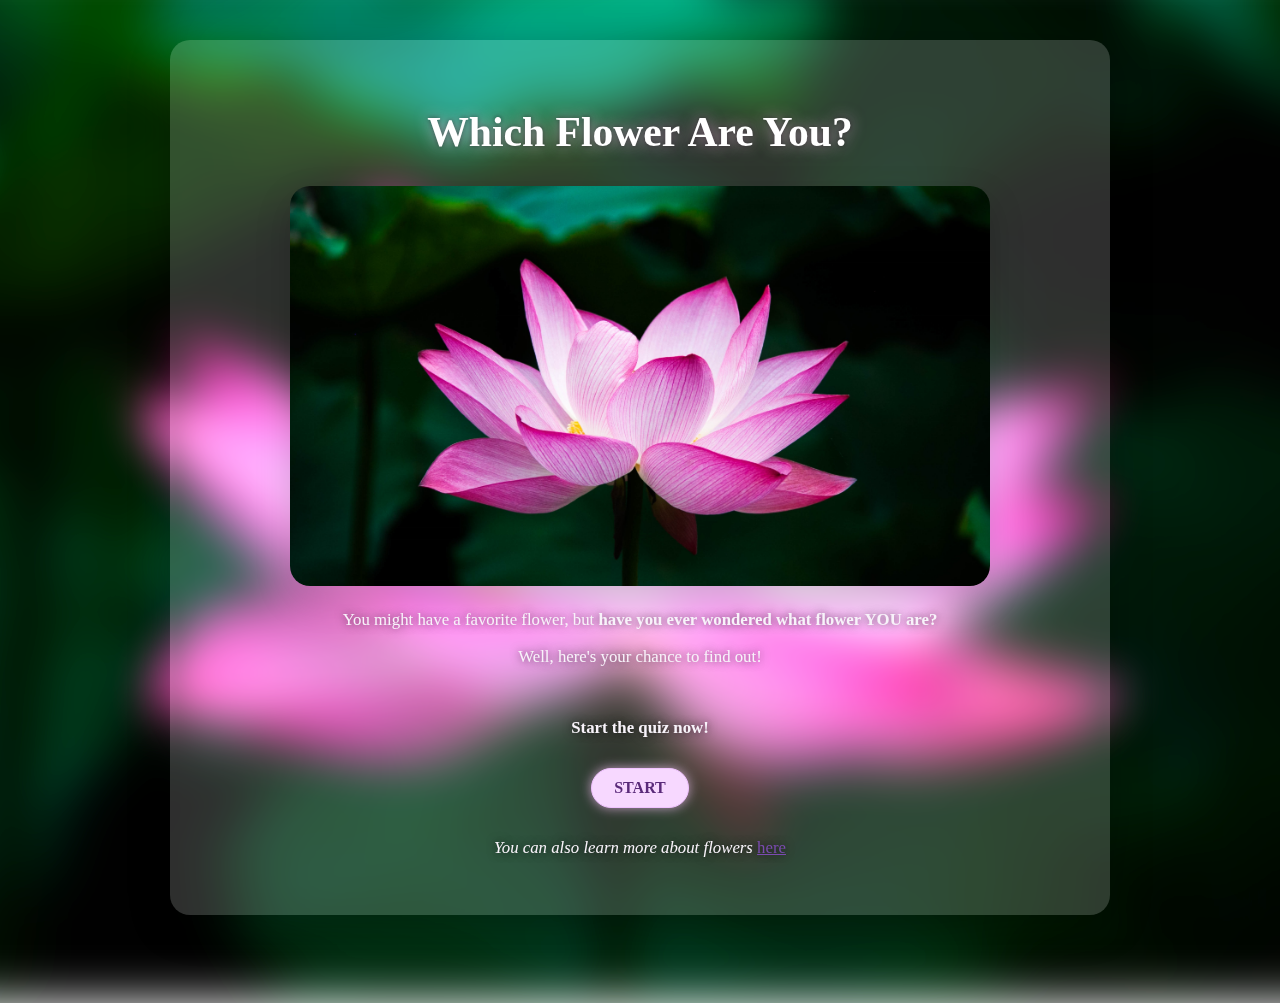
<file: index.html>
<!DOCTYPE html>
<html lang="en">
<head>
    <meta charset="UTF-8">
    <meta name="viewport" content="width=device-width, initial-scale=1.0">
    <title>Main Page</title>
    <link rel="stylesheet" href="styles.css">
</head>
<body class="title-page">
    
  <div class="page">
    <h1>Which Flower Are You?</h1>

    <img src="Photos/Lotus.jpg" alt="Pink lotus flower"height=400px>

    <p>You might have a favorite flower, but <strong>have you ever wondered what flower YOU are?</strong></p>
    
    <p>Well, here's your chance to find out!</p>

    <br>

    <p><strong>Start the quiz now!</strong></p>

    <a class="start-link" href="Quiz_Page/quiz.html">START</a>

    <p><em>You can also learn more about flowers </em> <a href="https://bouqs.com/blog/types-of-flowers-annual-perennial-biennial/?srsltid=AfmBOor69WG7ZFbs2nz1UzFRS5-jeYf4cxlX2iX6utbYEK9_CcJ8lq8n" target="_blank" rel="noopener noreferrer">here</p>
  </div>

</body>
</html>
</file>
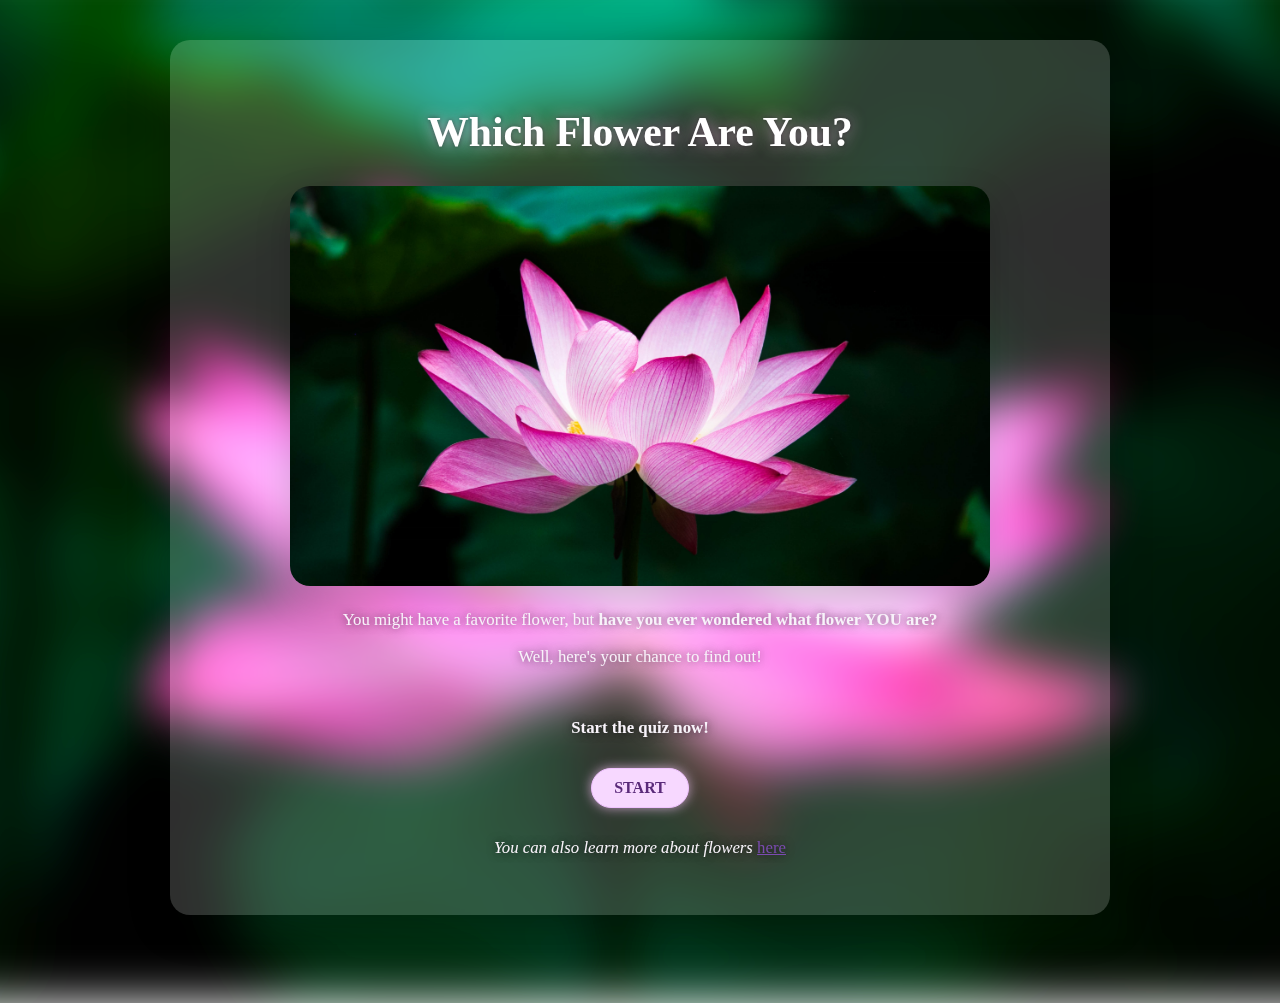
<file: Web Dev Final (Quiz)/index.html>
<!DOCTYPE html>
<html lang="en">
<head>
    <meta charset="UTF-8">
    <meta name="viewport" content="width=device-width, initial-scale=1.0">
    <title>Main Page</title>
    <link rel="stylesheet" href="../styles.css">
</head>
<body class="title-page">
    
  <div class="page">
    <h1>Which Flower Are You?</h1>

    <img src="../Photos/Lotus.jpg" alt="Pink lotus flower"height=400px>

    <p>You might have a favorite flower, but <strong>have you ever wondered what flower YOU are?</strong></p>
    
    <p>Well, here's your chance to find out!</p>

    <br>

    <p><strong>Start the quiz now!</strong></p>

    <a class="start-link" href="../Quiz_Page/quiz.html">START</a>

    <p><em>You can also learn more about flowers </em> <a href="https://bouqs.com/blog/types-of-flowers-annual-perennial-biennial/?srsltid=AfmBOor69WG7ZFbs2nz1UzFRS5-jeYf4cxlX2iX6utbYEK9_CcJ8lq8n" target="_blank" rel="noopener noreferrer">here</p>
  </div>

</body>
</html>
</file>
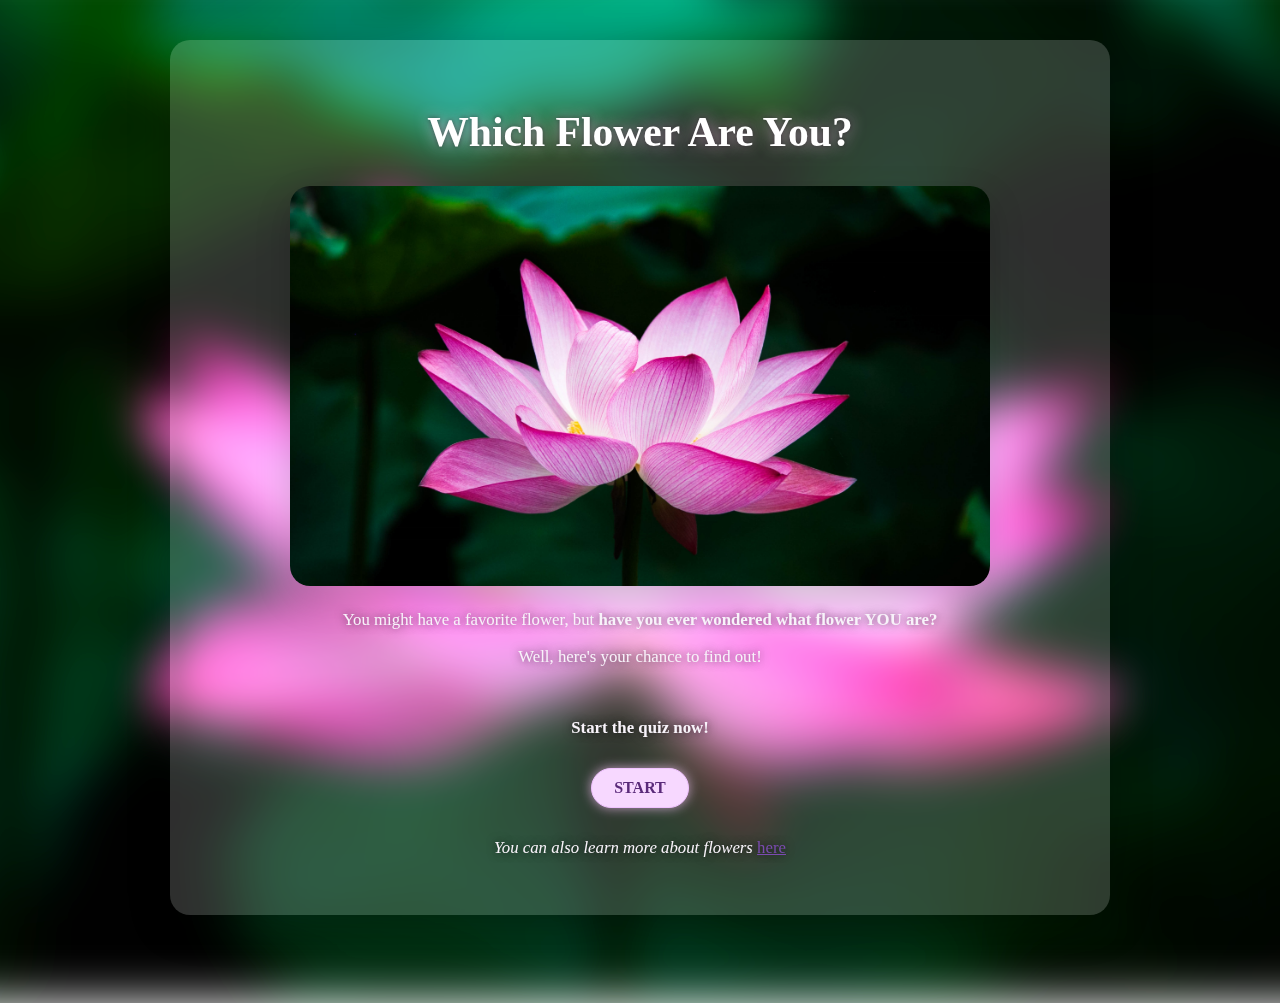
<file: Web Dev Final (Quiz)/Title_Page/index.html>
<!DOCTYPE html>
<html lang="en">
<head>
    <meta charset="UTF-8">
    <meta name="viewport" content="width=device-width, initial-scale=1.0">
    <title>Main Page</title>
    <link rel="stylesheet" href="../styles.css">
</head>
<body class="title-page">
    
  <div class="page">
    <h1>Which Flower Are You?</h1>

    <img src="../Photos/Lotus.jpg" alt="Pink lotus flower"height=400px>

    <p>You might have a favorite flower, but <strong>have you ever wondered what flower YOU are?</strong></p>
    
    <p>Well, here's your chance to find out!</p>

    <br>

    <p><strong>Start the quiz now!</strong></p>

    <a class="start-link" href="../Quiz_Page/quiz.html">START</a>

    <p><em>You can also learn more about flowers </em> <a href="https://bouqs.com/blog/types-of-flowers-annual-perennial-biennial/?srsltid=AfmBOor69WG7ZFbs2nz1UzFRS5-jeYf4cxlX2iX6utbYEK9_CcJ8lq8n" target="_blank" rel="noopener noreferrer">here</p>
  </div>

</body>
</html>
</file>
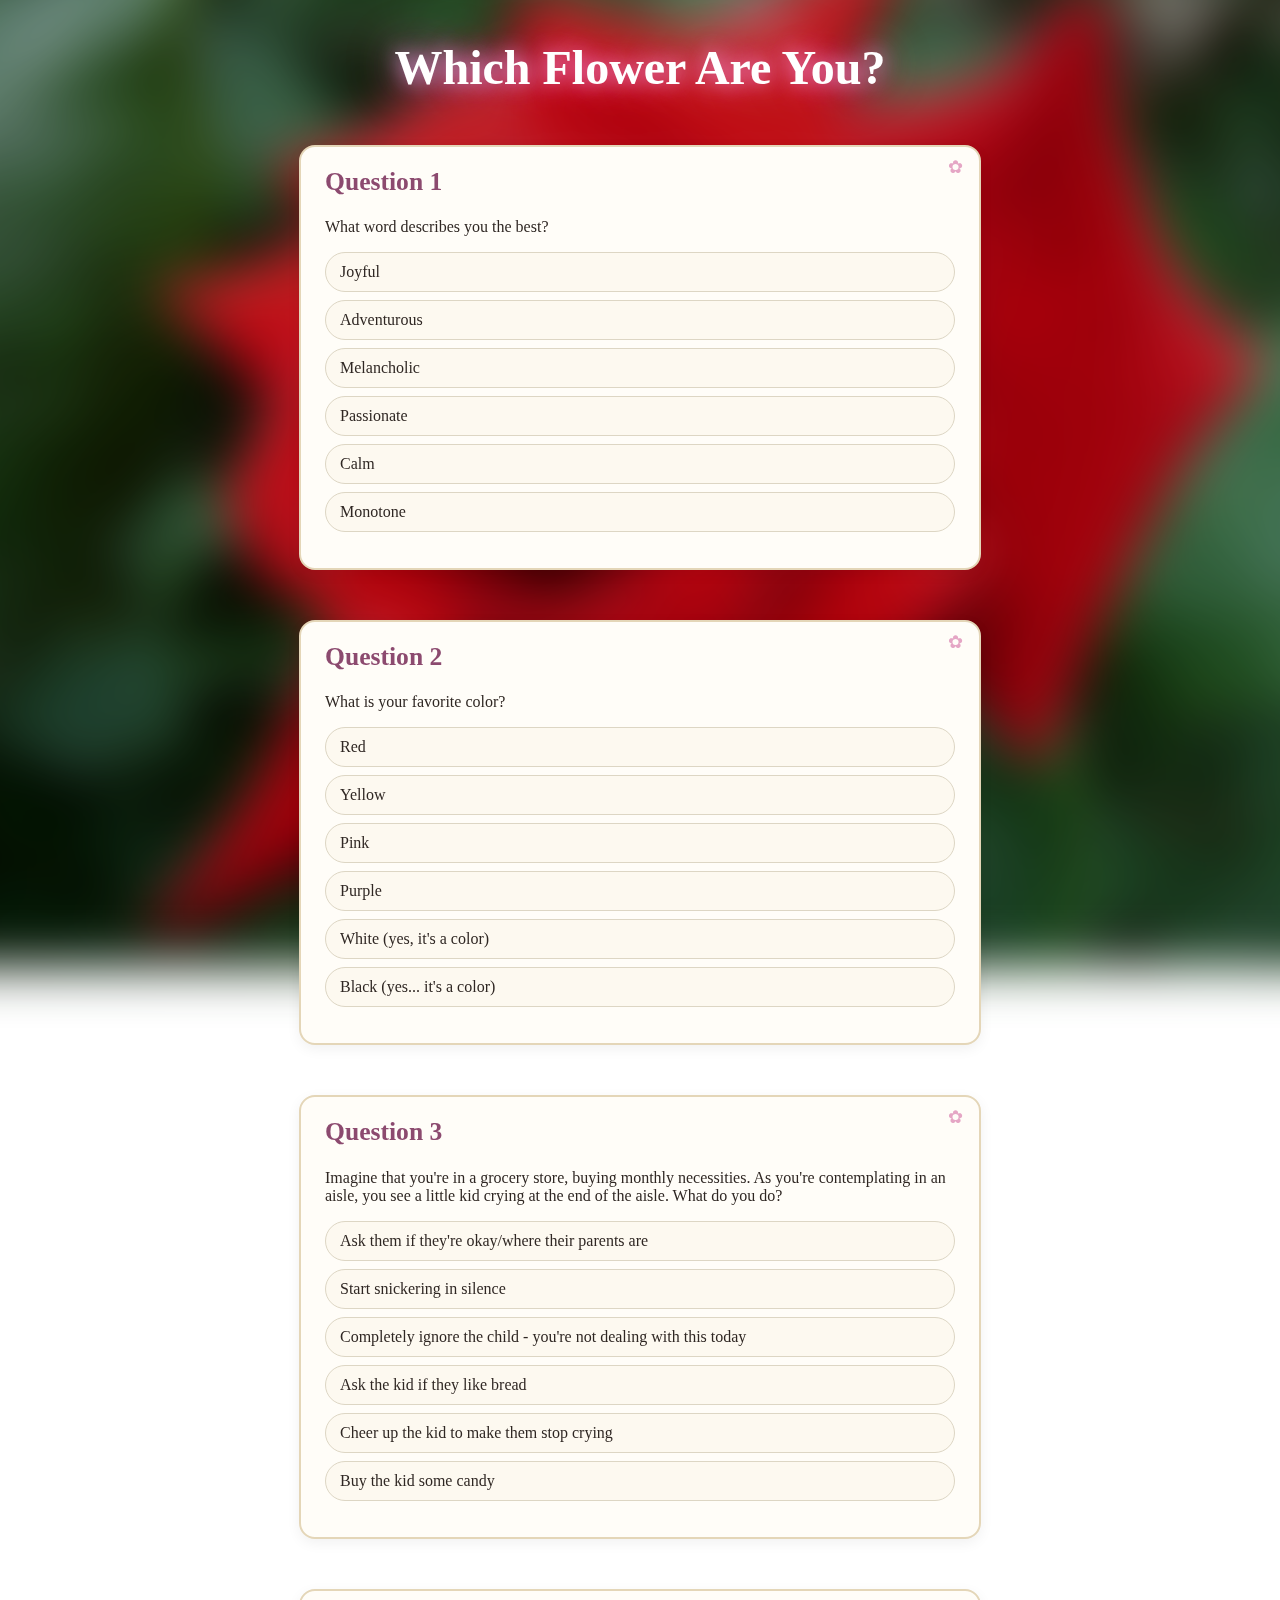
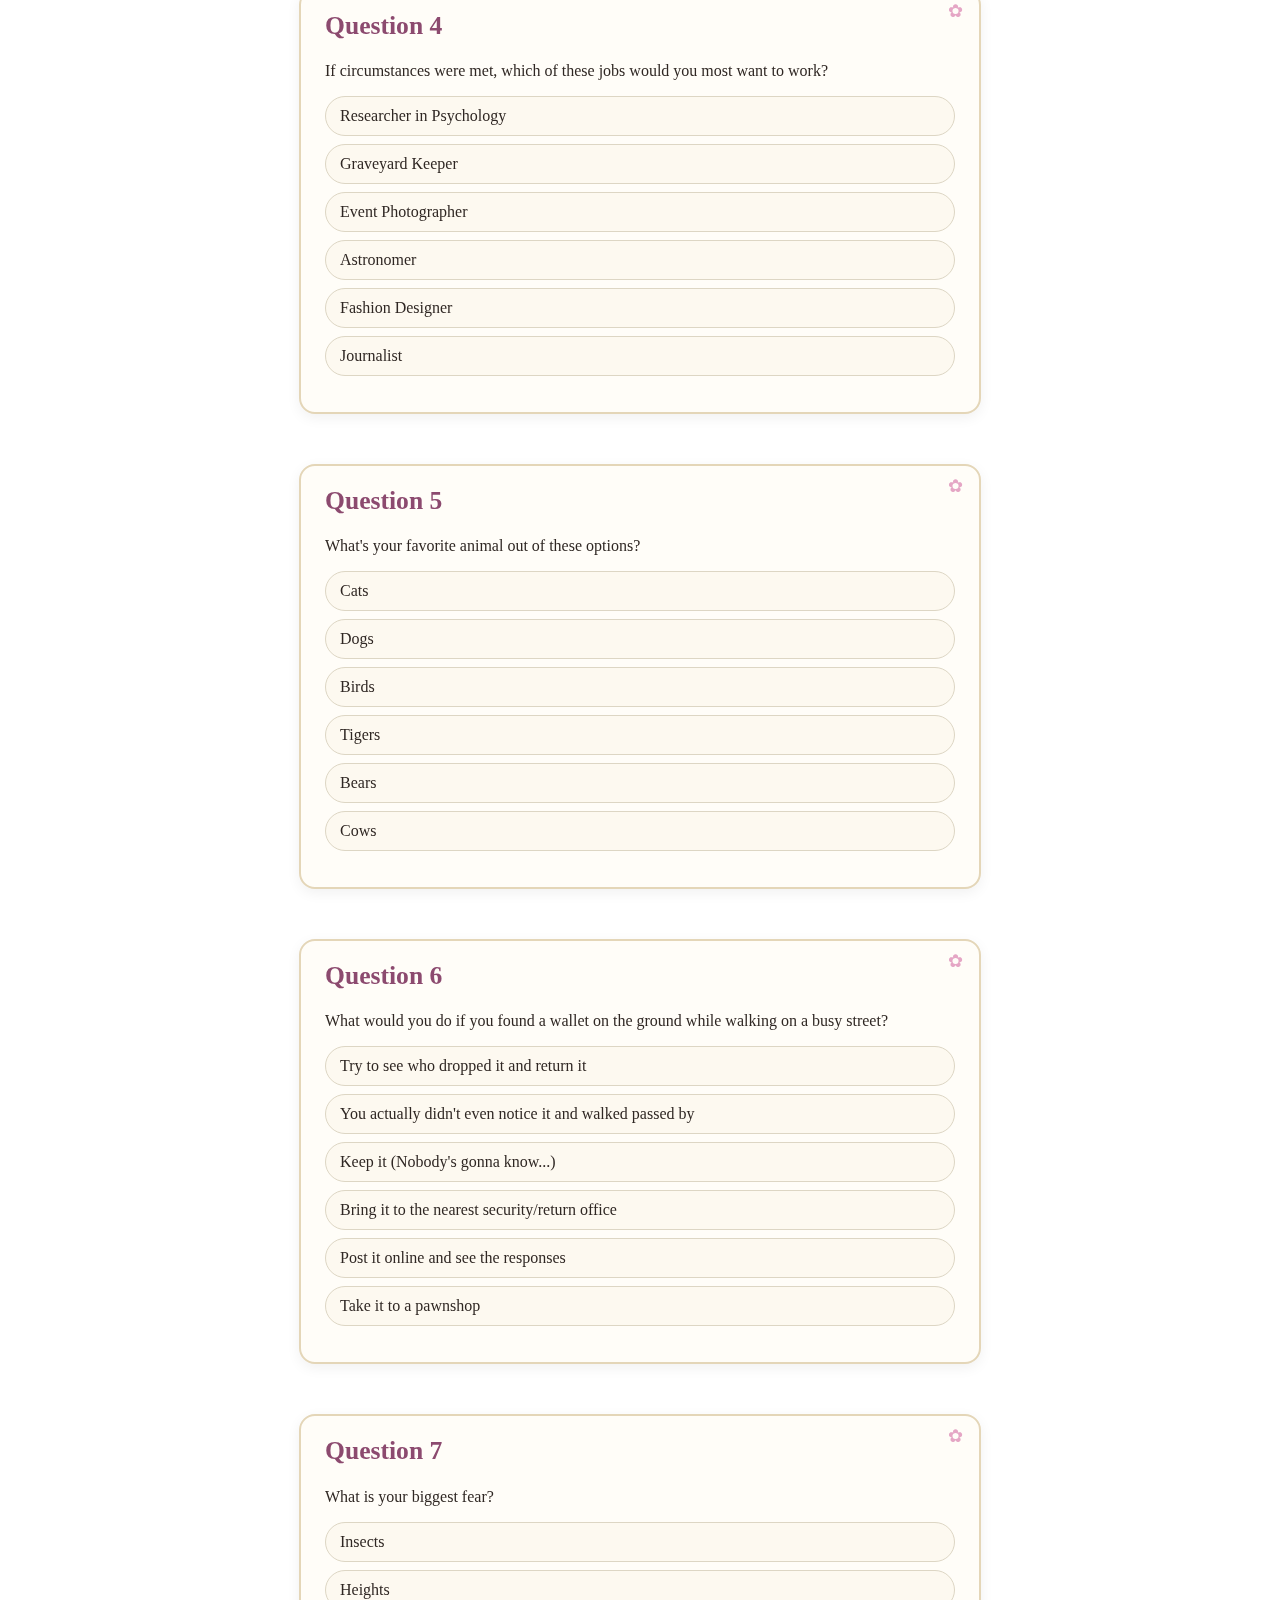
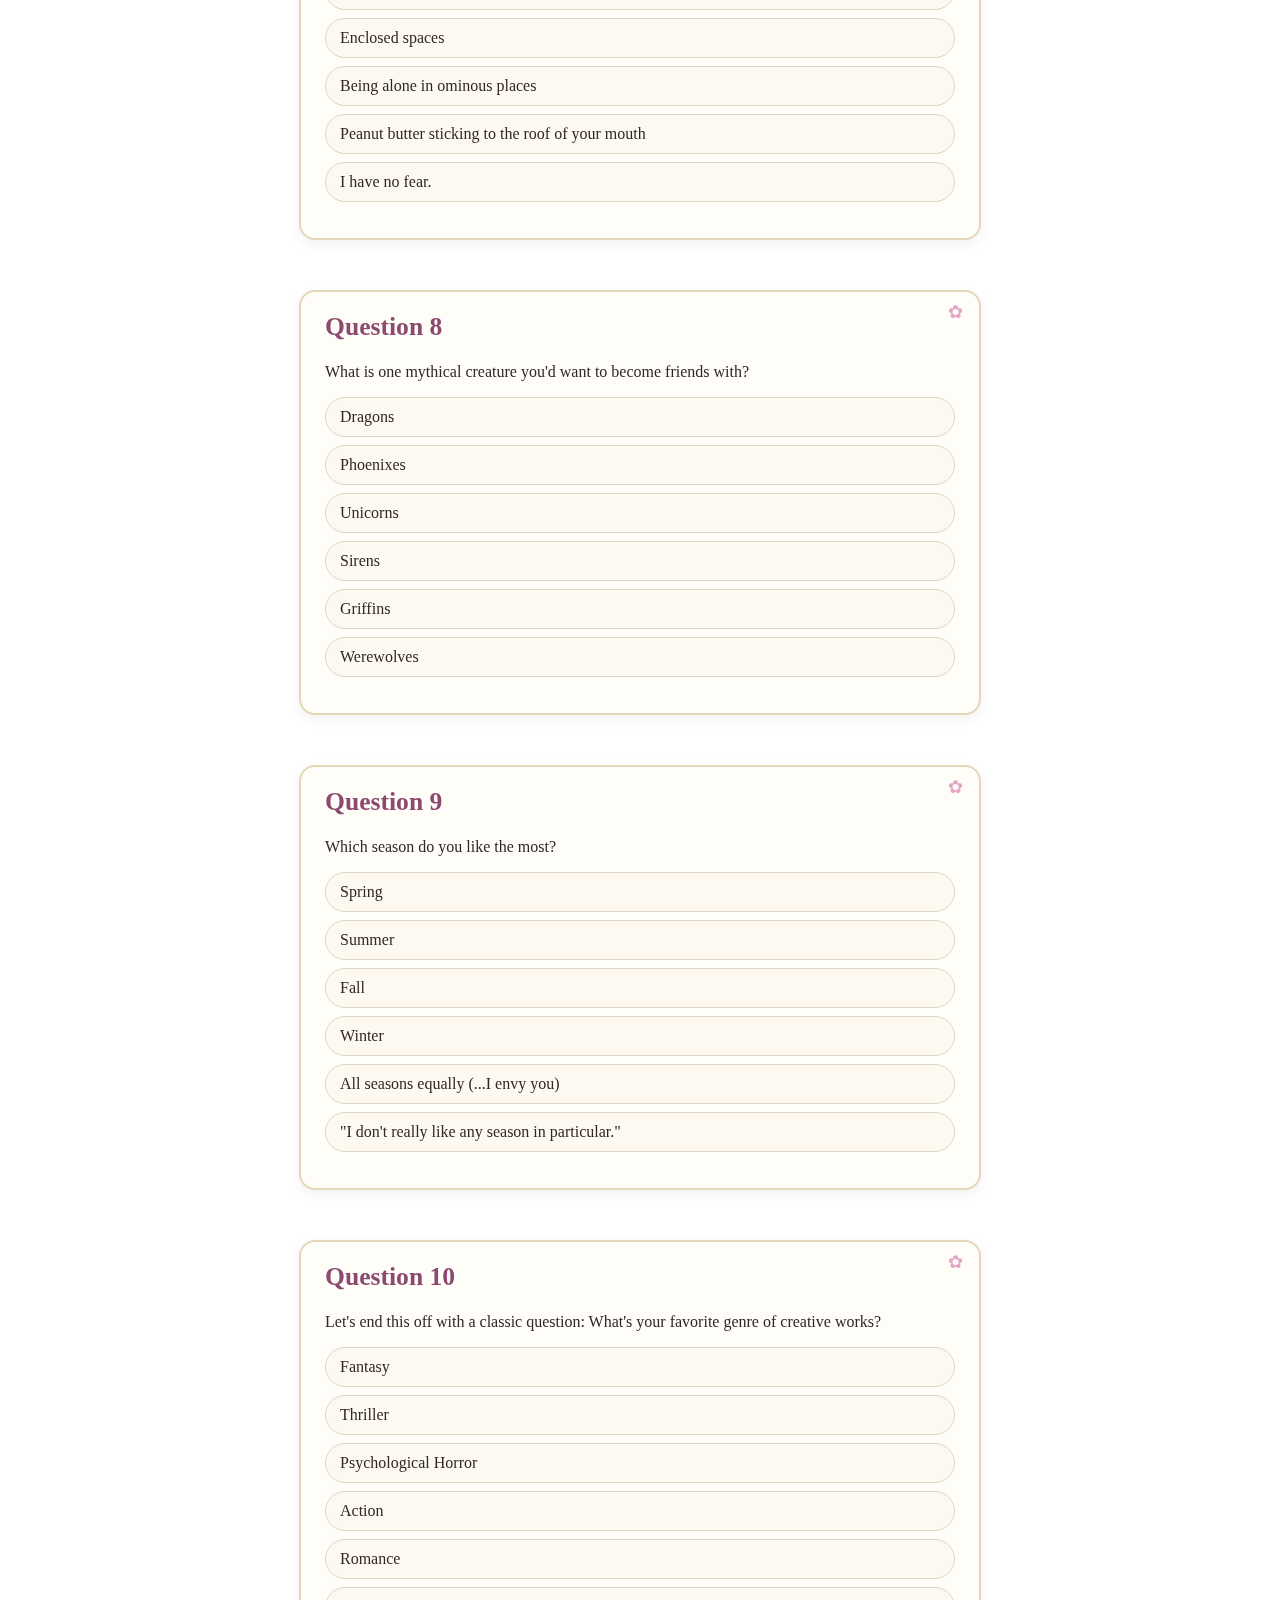
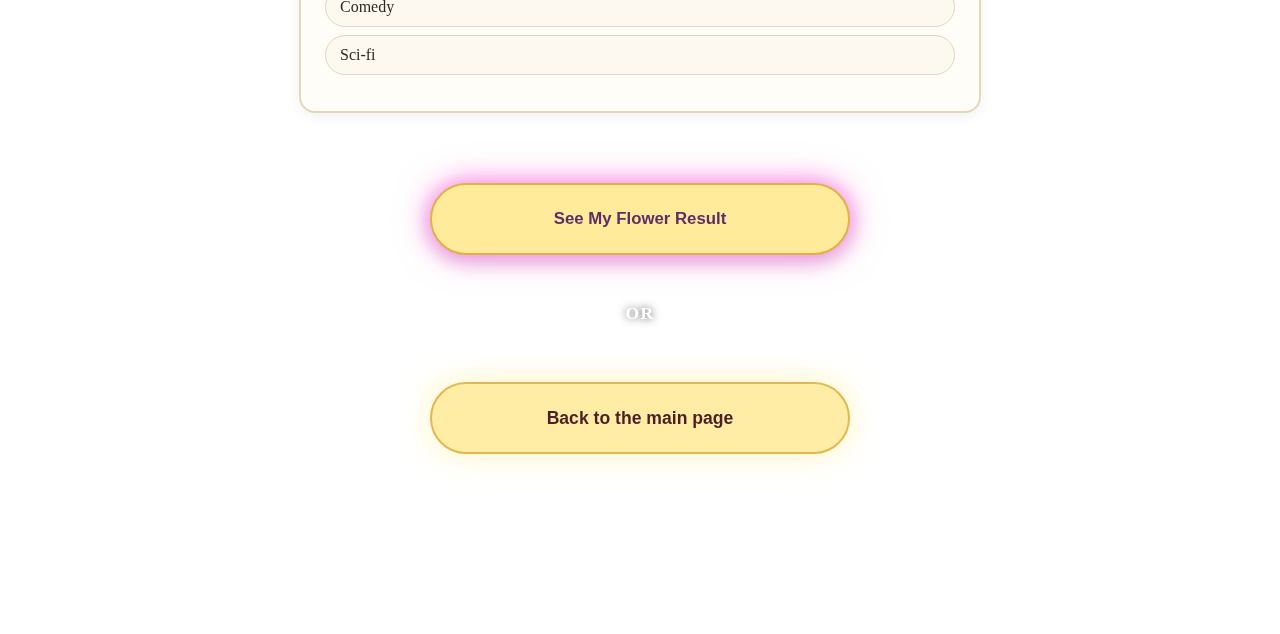
<file: Quiz_Page/quiz.html>
<!DOCTYPE html>
<html lang="en">
<head>
  <meta charset="UTF-8">
  <meta name="viewport" content="width=device-width, initial-scale=1.0">
  <title>Which Flower Are You?</title>
  <link rel="stylesheet" href="../styles.css">
</head>
<body class="quiz-page">

  <div class="page">
  <h1 class="quiz-header">Which Flower Are You?</h1>

  <section>
    <h2>Question 1</h2>
    <p>What word describes you the best?</p>
    <ul>
      <li>Joyful</li>
      <li>Adventurous</li>
      <li>Melancholic</li>
      <li>Passionate</li>
      <li>Calm</li>
      <li>Monotone</li>
    </ul>
  </section>

  <section>
    <h2>Question 2</h2>
    <p>What is your favorite color?</p>
    <ul>
      <li>Red</li>
      <li>Yellow</li>
      <li>Pink</li>
      <li>Purple</li>
      <li>White (yes, it's a color)</li>
      <li>Black (yes... it's a color)</li>
    </ul>
  </section>

  <section>
    <h2>Question 3</h2>
    <p>Imagine that you're in a grocery store, buying monthly necessities. As you're contemplating in an aisle, you see a little kid crying at the end of the aisle. What do you do?</p>
    <ul>
      <li>Ask them if they're okay/where their parents are</li>
      <li>Start snickering in silence</li>
      <li>Completely ignore the child - you're not dealing with this today</li>
      <li>Ask the kid if they like bread</li>
      <li>Cheer up the kid to make them stop crying</li>
      <li>Buy the kid some candy</li>
    </ul>
  </section>

  <section>
    <h2>Question 4</h2>
    <p>If circumstances were met, which of these jobs would you most want to work?</p>
    <ul>
      <li>Researcher in Psychology</li>
      <li>Graveyard Keeper</li>
      <li>Event Photographer</li>
      <li>Astronomer</li>
      <li>Fashion Designer</li>
      <li>Journalist</li>
    </ul>
  </section>

  <section>
    <h2>Question 5</h2>
    <p>What's your favorite animal out of these options?</p>
    <ul>
      <li>Cats</li>
      <li>Dogs</li>
      <li>Birds</li>
      <li>Tigers</li>
      <li>Bears</li>
      <li>Cows</li>
    </ul>
  </section>

  <section>
    <h2>Question 6</h2>
    <p>What would you do if you found a wallet on the ground while walking on a busy street?</p>
    <ul>
      <li>Try to see who dropped it and return it</li>
      <li>You actually didn't even notice it and walked passed by</li>
      <li>Keep it (Nobody's gonna know...)</li>
      <li>Bring it to the nearest security/return office</li>
      <li>Post it online and see the responses</li>
      <li>Take it to a pawnshop</li>
    </ul>
  </section>

  <section>
    <h2>Question 7</h2>
    <p>What is your biggest fear?</p>
    <ul>
      <li>Insects</li>
      <li>Heights</li>
      <li>Enclosed spaces</li>
      <li>Being alone in ominous places</li>
      <li>Peanut butter sticking to the roof of your mouth</li>
      <li>I have no fear.</li>
    </ul>
  </section>

  <section>
    <h2>Question 8</h2>
    <p>What is one mythical creature you'd want to become friends with?</p>
    <ul>
      <li>Dragons</li>
      <li>Phoenixes</li>
      <li>Unicorns</li>
      <li>Sirens</li>
      <li>Griffins</li>
      <li>Werewolves</li>
    </ul>
  </section>

  <section>
    <h2>Question 9</h2>
    <p>Which season do you like the most?</p>
    <ul>
      <li>Spring</li>
      <li>Summer</li>
      <li>Fall</li>
      <li>Winter</li>
      <li>All seasons equally (...I envy you)</li>
      <li>"I don't really like any season in particular."</li>
    </ul>
  </section>

  <section>
    <h2>Question 10</h2>
    <p>Let's end this off with a classic question: What's your favorite genre of creative works?</p>
    <ul>
      <li>Fantasy</li>
      <li>Thriller</li>
      <li>Psychological Horror</li>
      <li>Action</li>
      <li>Romance</li>
      <li>Comedy</li>
      <li>Sci-fi</li>
    </ul>
  </section>

<div class="quiz-actions">

  <button id="submit-btn" class="glow-btn">
    See My Flower Result
  </button>

  <div id="quiz-result" style="display:none; margin-top: 24px;"></div>

  <div class="separator">OR</div>

  <a href="../Title_Page/index.html" class="glow-btn secondary-btn">
    Back to the main page
  </a>

</div>

<script src="../Quiz_Page/javascript.js"></script>

</body>
</html>
</file>
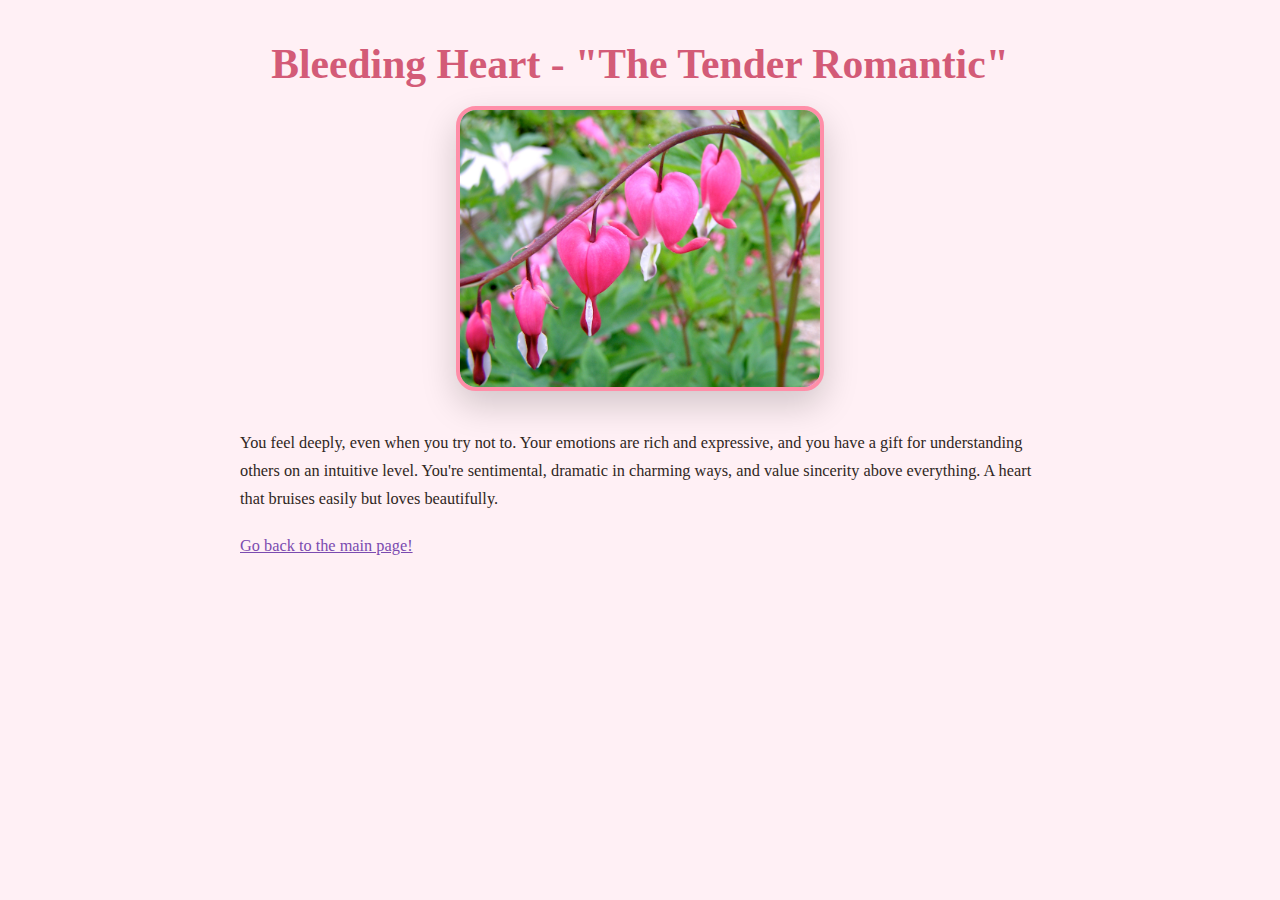
<file: Results/bleedingheart.html>
<!DOCTYPE html>
<html lang="en">
<head>
    <meta charset="UTF-8">
    <meta name="viewport" content="width=device-width, initial-scale=1.0">
    <title>Result: Bleeding Heart</title>
     <link rel="stylesheet" href="../styles.css">
</head>
<body class="result-page bleedingheart-page">
    <div class="page">
    <h1>Bleeding Heart - "The Tender Romantic"</h1>
<img src="../Photos/Bleedingheart.jpg"alt="Bleeding Heart"height=400px>

<br>

<p>You feel deeply, even when you try not to. Your emotions are rich and expressive, and you have a gift for 
    understanding others on an intuitive level. You're sentimental, dramatic in charming ways, and value sincerity 
    above everything. A heart that bruises easily but loves beautifully.</p>

    <p><a class="back-link" href="index.html">Go back to the main page!</a></p>
  </div>

</body>
</html>
</file>
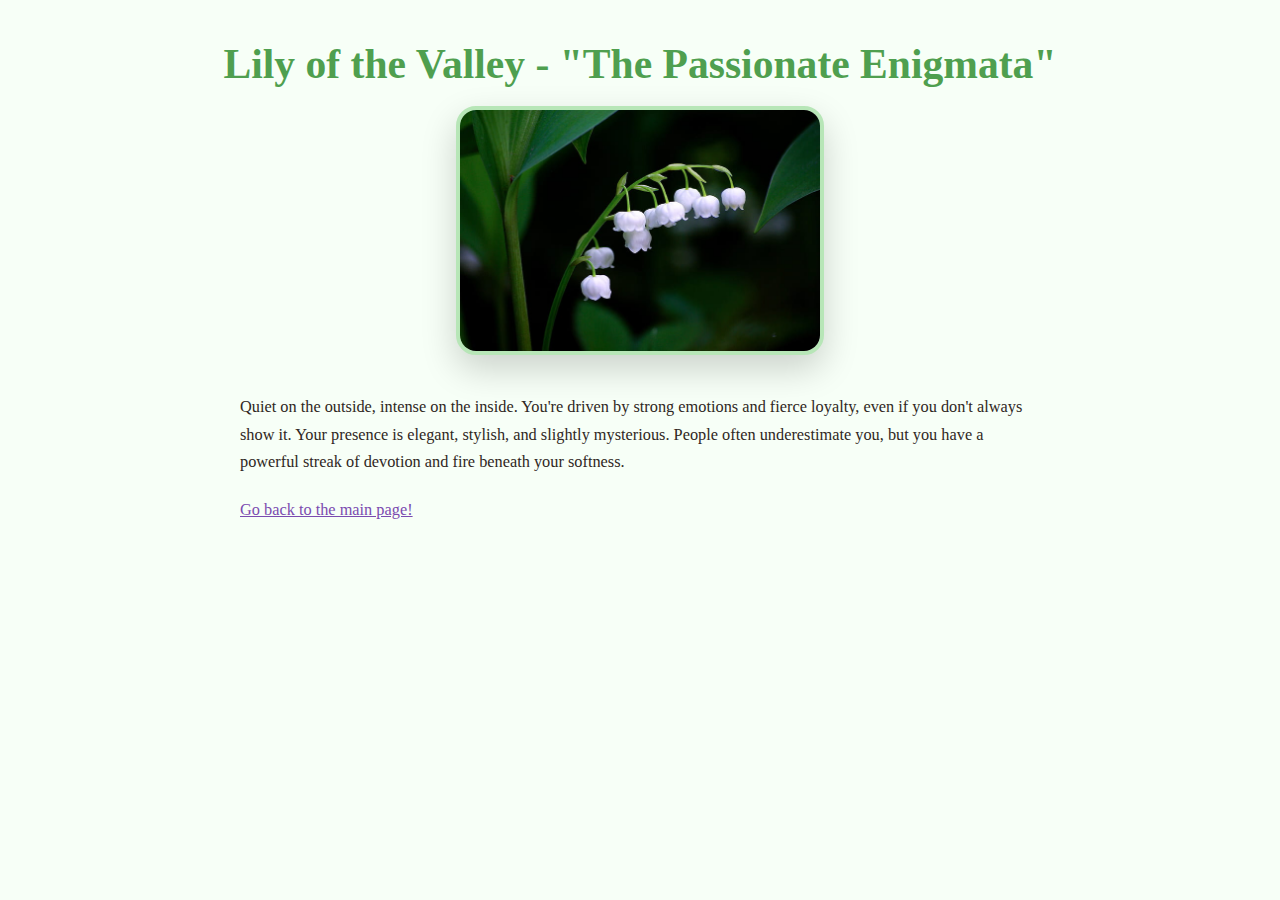
<file: Results/lilyofthevalley.html>
<!DOCTYPE html>
<html lang="en">
<head>
    <meta charset="UTF-8">
    <meta name="viewport" content="width=device-width, initial-scale=1.0">
    <title>Result: Lily of the Valley</title>
     <link rel="stylesheet" href="../styles.css">
</head>
<body class="result-page lily-page"></body>
    <div class="page">
    <h1>Lily of the Valley - "The Passionate Enigmata"</h1>
<img src="../Photos/Lilyofthevalley.jpg"alt="Lily of the Valley"height=400px>

<br>

<p>Quiet on the outside, intense on the inside. You're driven by strong emotions and fierce loyalty, 
    even if you don't always show it. Your presence is elegant, stylish, and slightly mysterious. 
    People often underestimate you, but you have a powerful streak of devotion and fire beneath your softness.</p>

    <p><a class="back-link" href="index.html">Go back to the main page!</a></p>
  </div>

</body>
</html>
</file>
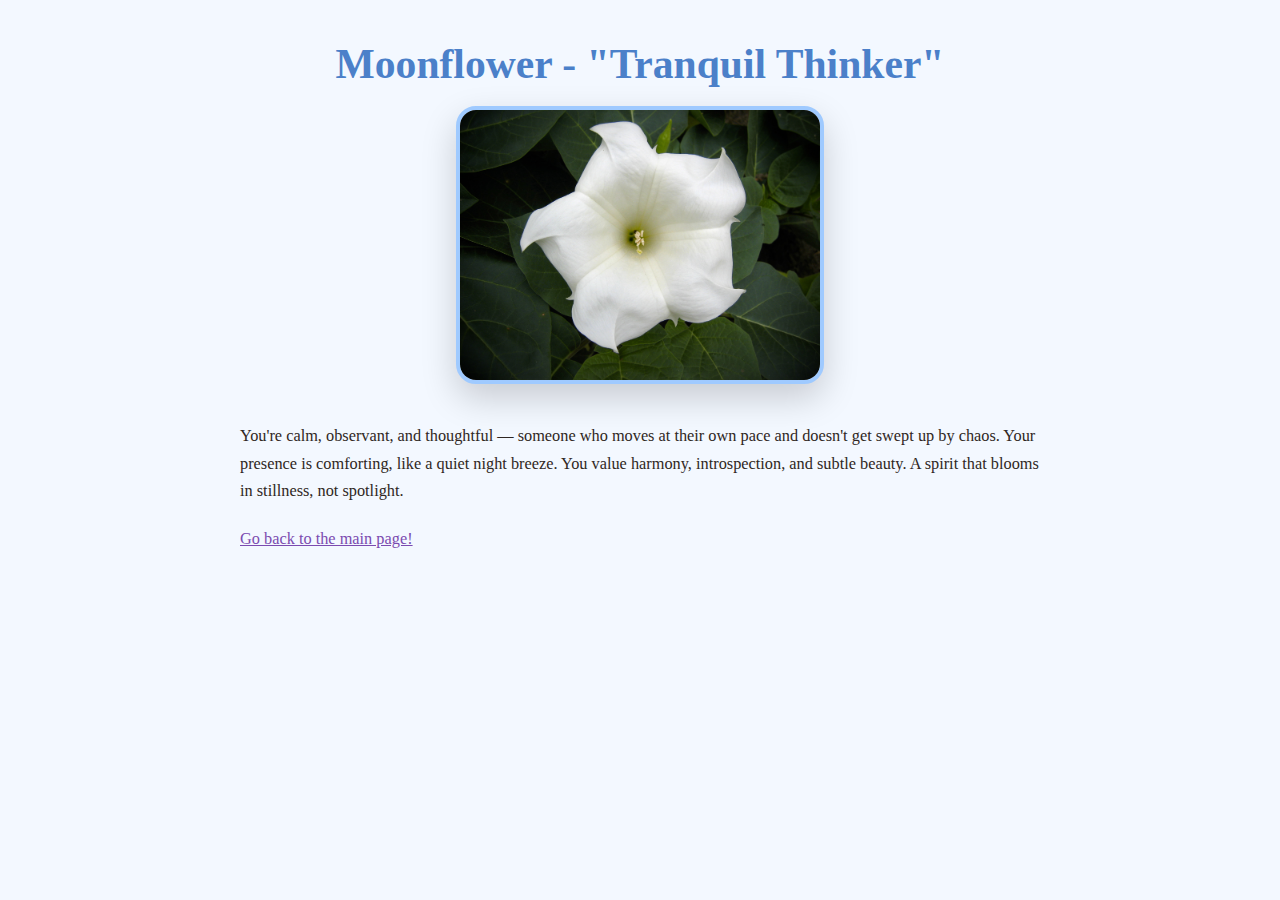
<file: Results/moonflower.html>
<!DOCTYPE html>
<html lang="en">
<head>
    <meta charset="UTF-8">
    <meta name="viewport" content="width=device-width, initial-scale=1.0">
    <title>Result: Moonflower</title>
     <link rel="stylesheet" href="../styles.css">
</head>
<body class="result-page moonflower-page">
    <div class="page">
    <h1>Moonflower - "Tranquil Thinker"</h1>
<img src="../Photos/Moonflower.jpg"alt="Moonflower"height=400px>

<br>

<p>You're calm, observant, and thoughtful — someone who moves at their own pace and doesn't get swept up by chaos. 
    Your presence is comforting, like a quiet night breeze. You value harmony, introspection, and subtle beauty. 
    A spirit that blooms in stillness, not spotlight.</p>

    <p><a class="back-link" href="../Title_Page/index.html">Go back to the main page!</a></p>
  </div>  

</body>
</html>
</file>
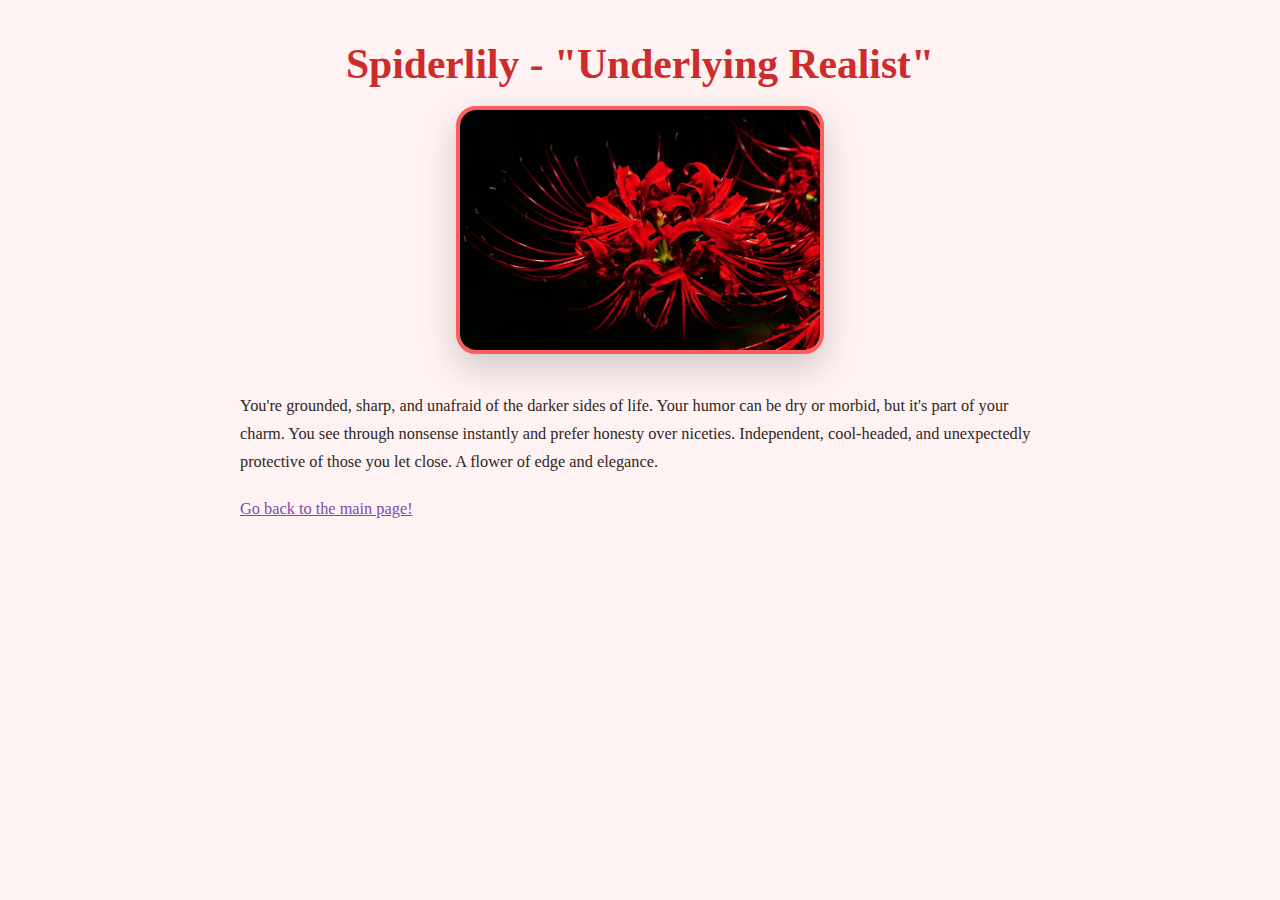
<file: Results/spiderlily.html>
<!DOCTYPE html>
<html lang="en">
<head>
    <meta charset="UTF-8">
    <meta name="viewport" content="width=device-width, initial-scale=1.0">
    <title>Result: Spider Lily</title>
     <link rel="stylesheet" href="../styles.css">
</head>
<body class="result-page spiderlily-page">
    <div class="page">
    <h1>Spiderlily - "Underlying Realist"</h1>
<img src="../Photos/Spiderlily.jpg"alt="Spiderlily"height=400px>

<br>

<p>You're grounded, sharp, and unafraid of the darker sides of life. Your humor can be dry or morbid, 
    but it's part of your charm. You see through nonsense instantly and prefer honesty over niceties. 
    Independent, cool-headed, and unexpectedly protective of those you let close. A flower of edge and elegance.</p>  

    <p><a class="back-link" href="../Title_Page/index.html">Go back to the main page!</a></p>
  </div>

</body>
</html>
</file>
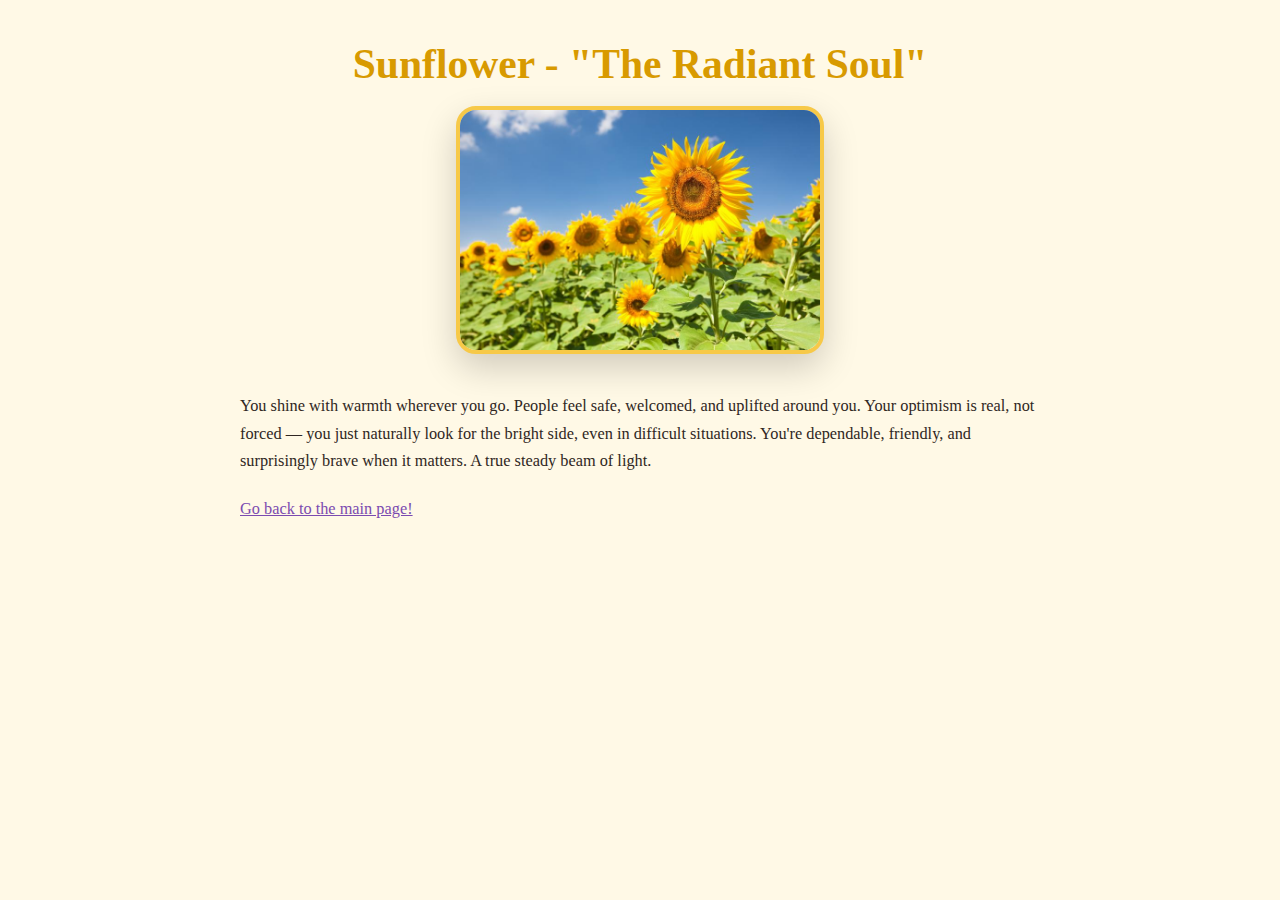
<file: Results/sunflower.html>
<!DOCTYPE html>
<html lang="en">
<head>
    <meta charset="UTF-8">
    <meta name="viewport" content="width=device-width, initial-scale=1.0">
    <title>Result: Sunflower</title>
     <link rel="stylesheet" href="../styles.css">
</head>
<body class="result-page sunflower-page">
    <div class="page">
    <h1>Sunflower - "The Radiant Soul"</h1>
<img src="../Photos/Sunflower.jpg"alt="Sunflower" height=400px>

<br>

<p>You shine with warmth wherever you go. People feel safe, welcomed, and uplifted around you. 
    Your optimism is real, not forced — you just naturally look for the bright side, even in difficult situations. 
    You're dependable, friendly, and surprisingly brave when it matters. A true steady beam of light.</p>

    <p><a class="back-link" href="../Title_Page/index.html">Go back to the main page!</a></p>
  </div>

</body>
</html>
</file>
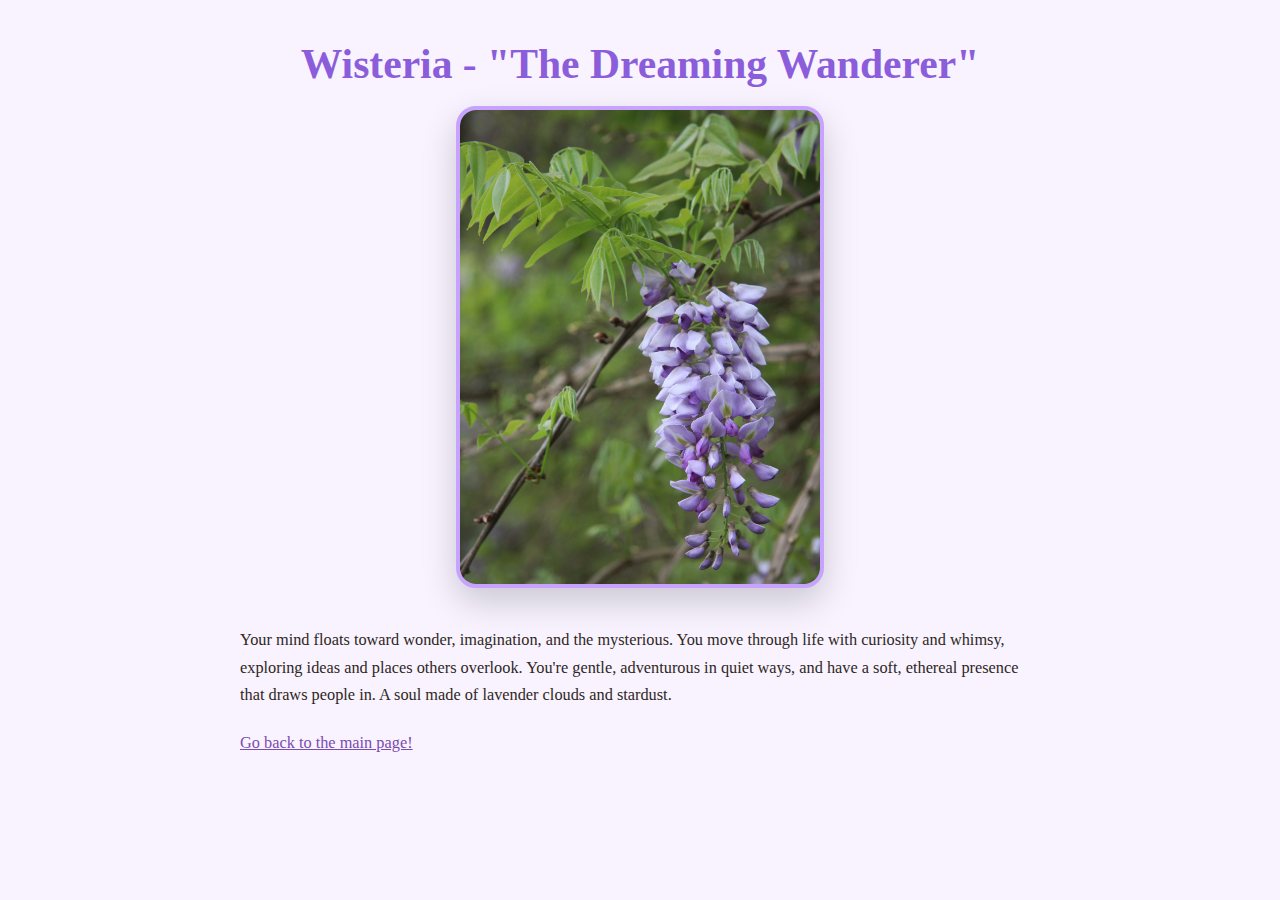
<file: Results/wisteria.html>
<!DOCTYPE html>
<html lang="en">
<head>
    <meta charset="UTF-8">
    <meta name="viewport" content="width=device-width, initial-scale=1.0">
    <title>Result: Wisteria</title>
     <link rel="stylesheet" href="../styles.css">
</head>
<body class="result-page wisteria-page">
    <div class="page">
    <h1>Wisteria - "The Dreaming Wanderer"</h1>
<img src="../Photos/Wisteria.jpg"alt="Wisteria">

<br>

<p>Your mind floats toward wonder, imagination, and the mysterious. You move through life with curiosity and whimsy, 
    exploring ideas and places others overlook. You're gentle, adventurous in quiet ways, and have a soft, ethereal 
    presence that draws people in. A soul made of lavender clouds and stardust.</p>    

    <p><a class="back-link" href="../Title_Page/index.html">Go back to the main page!</a></p>
  </div>

</body>
</html>
</file>
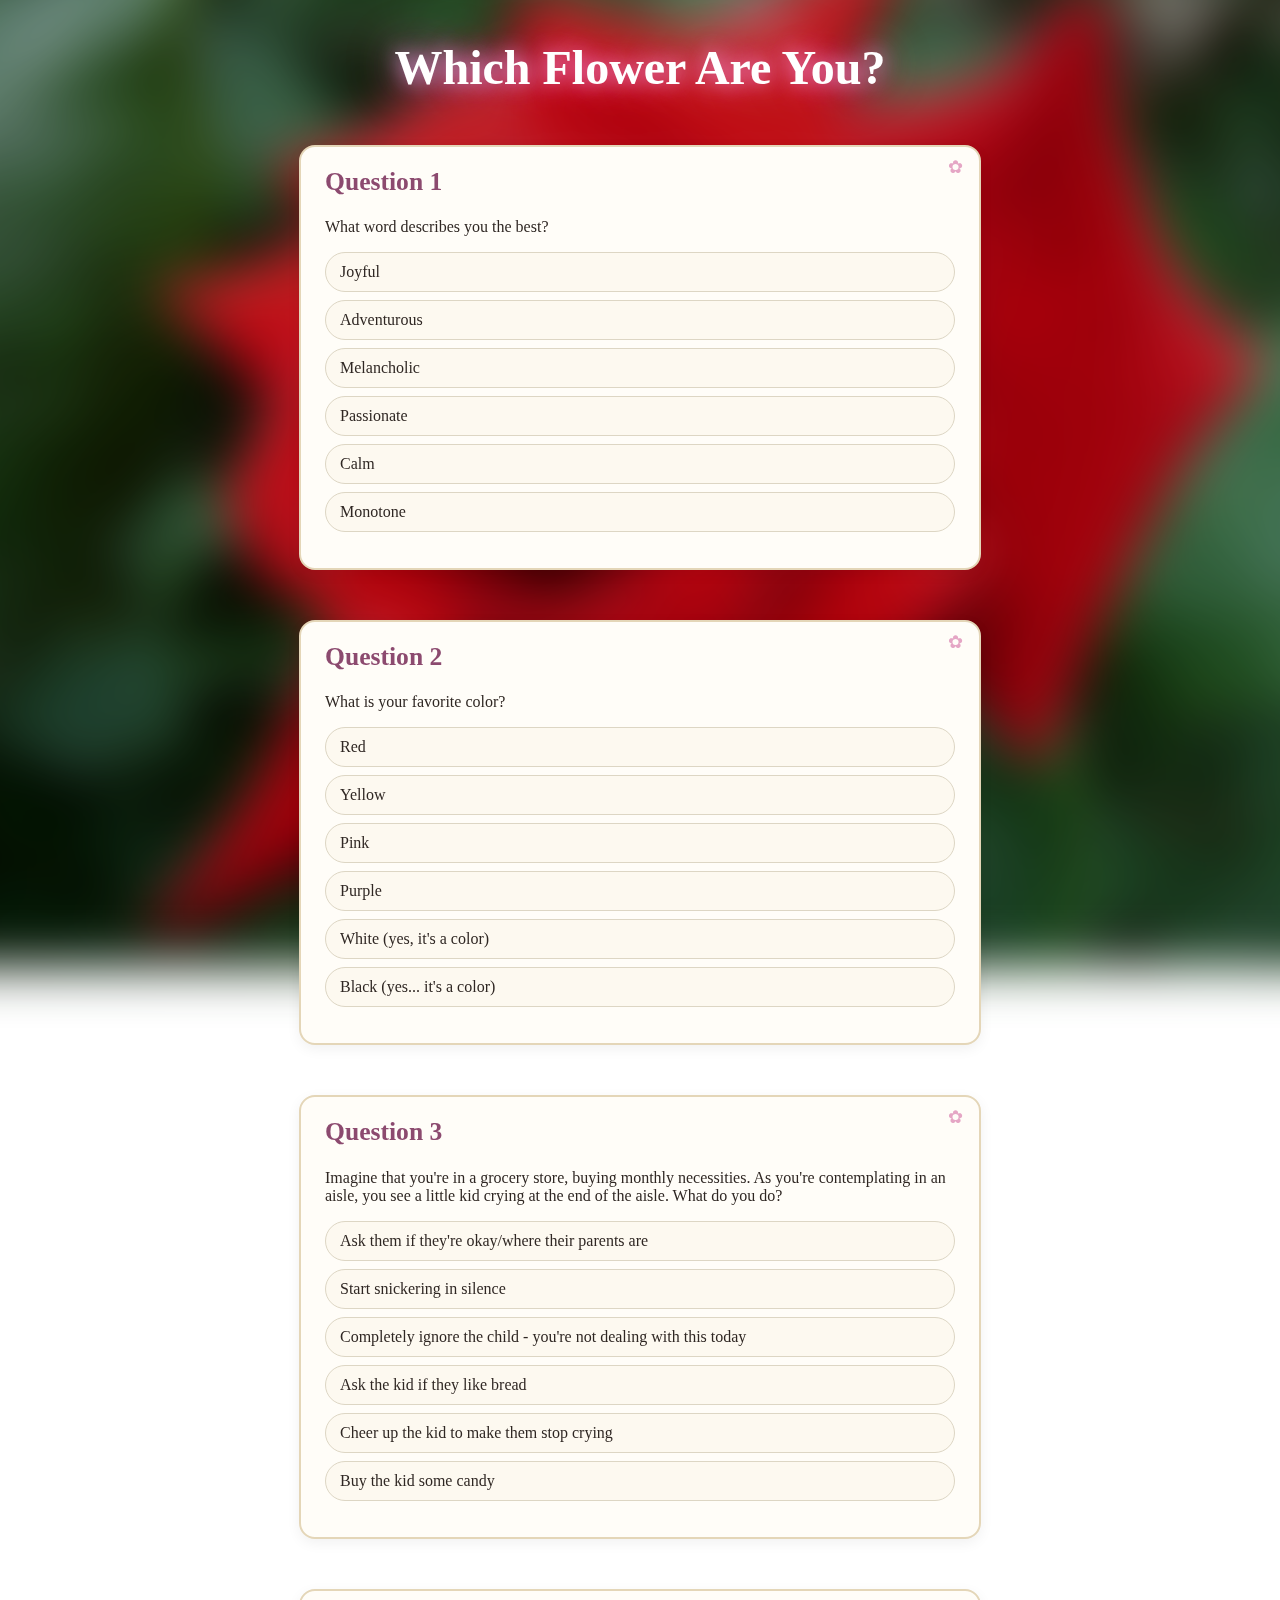
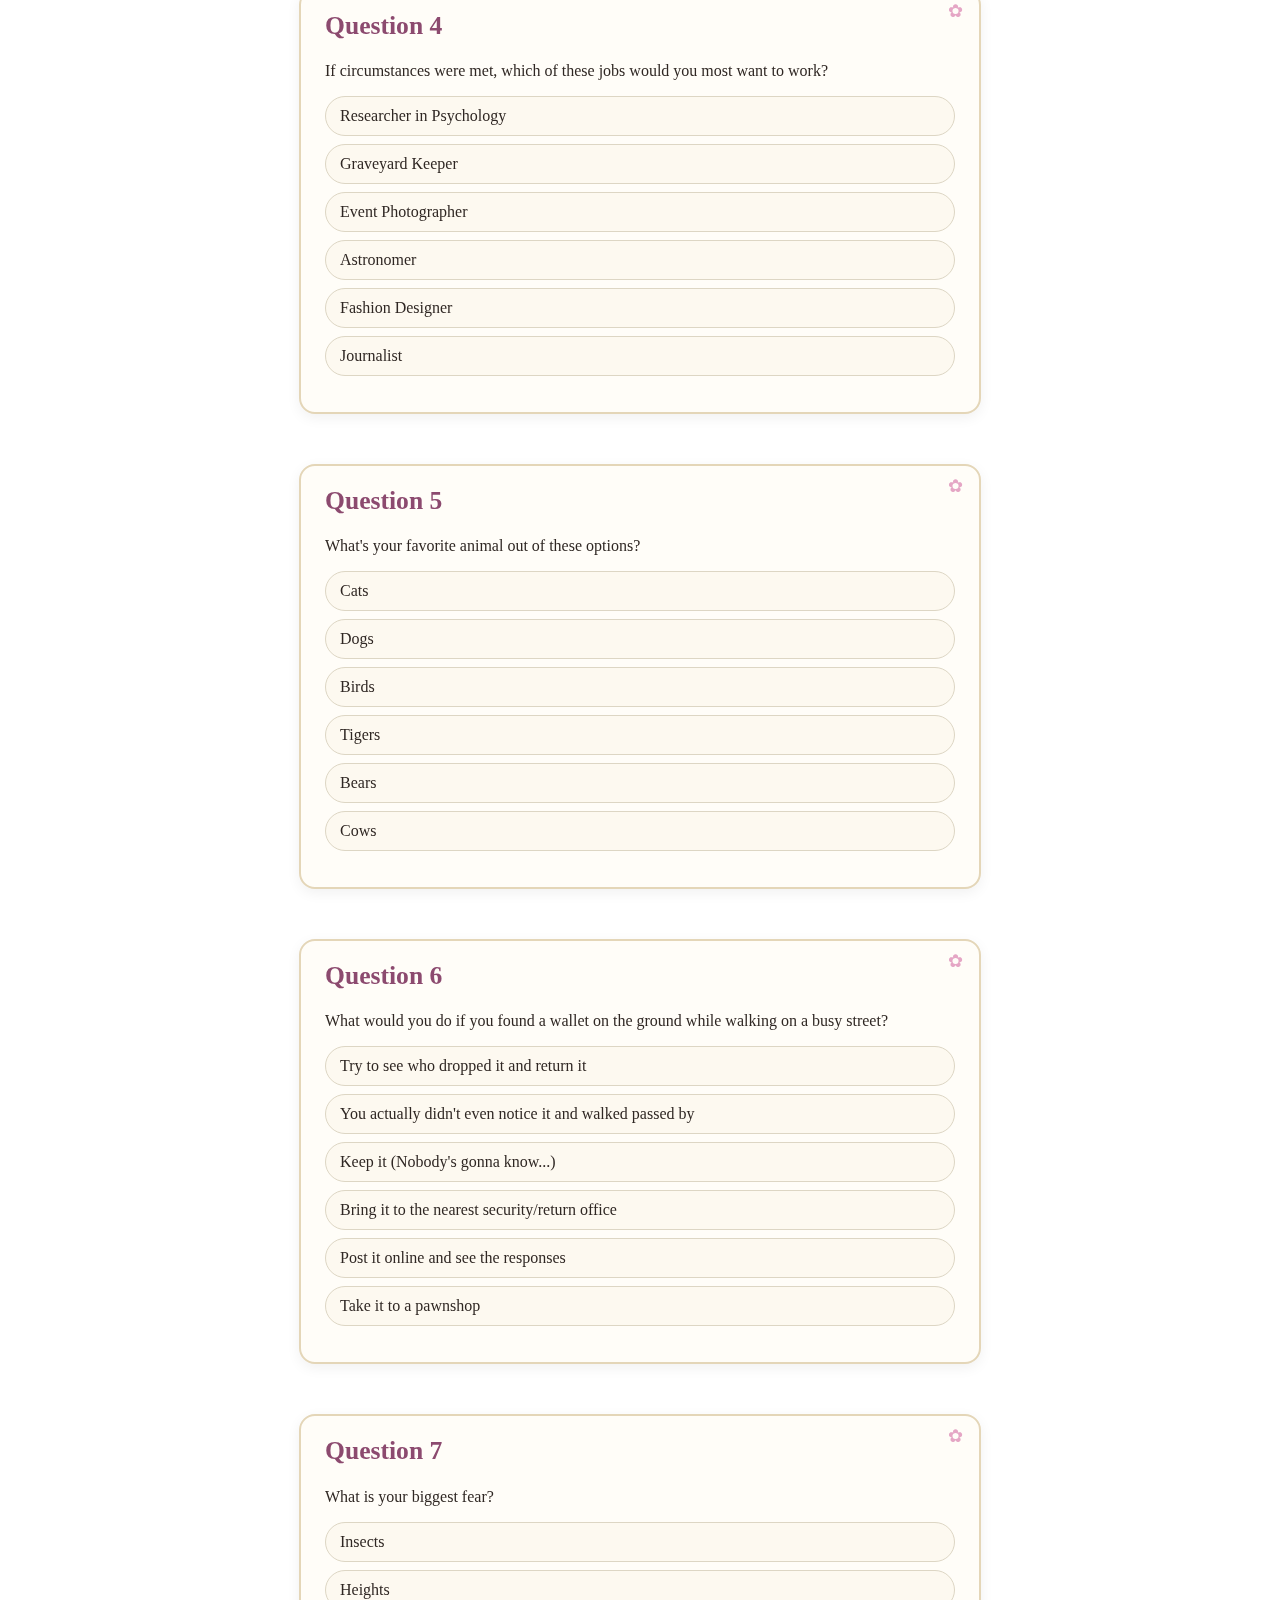
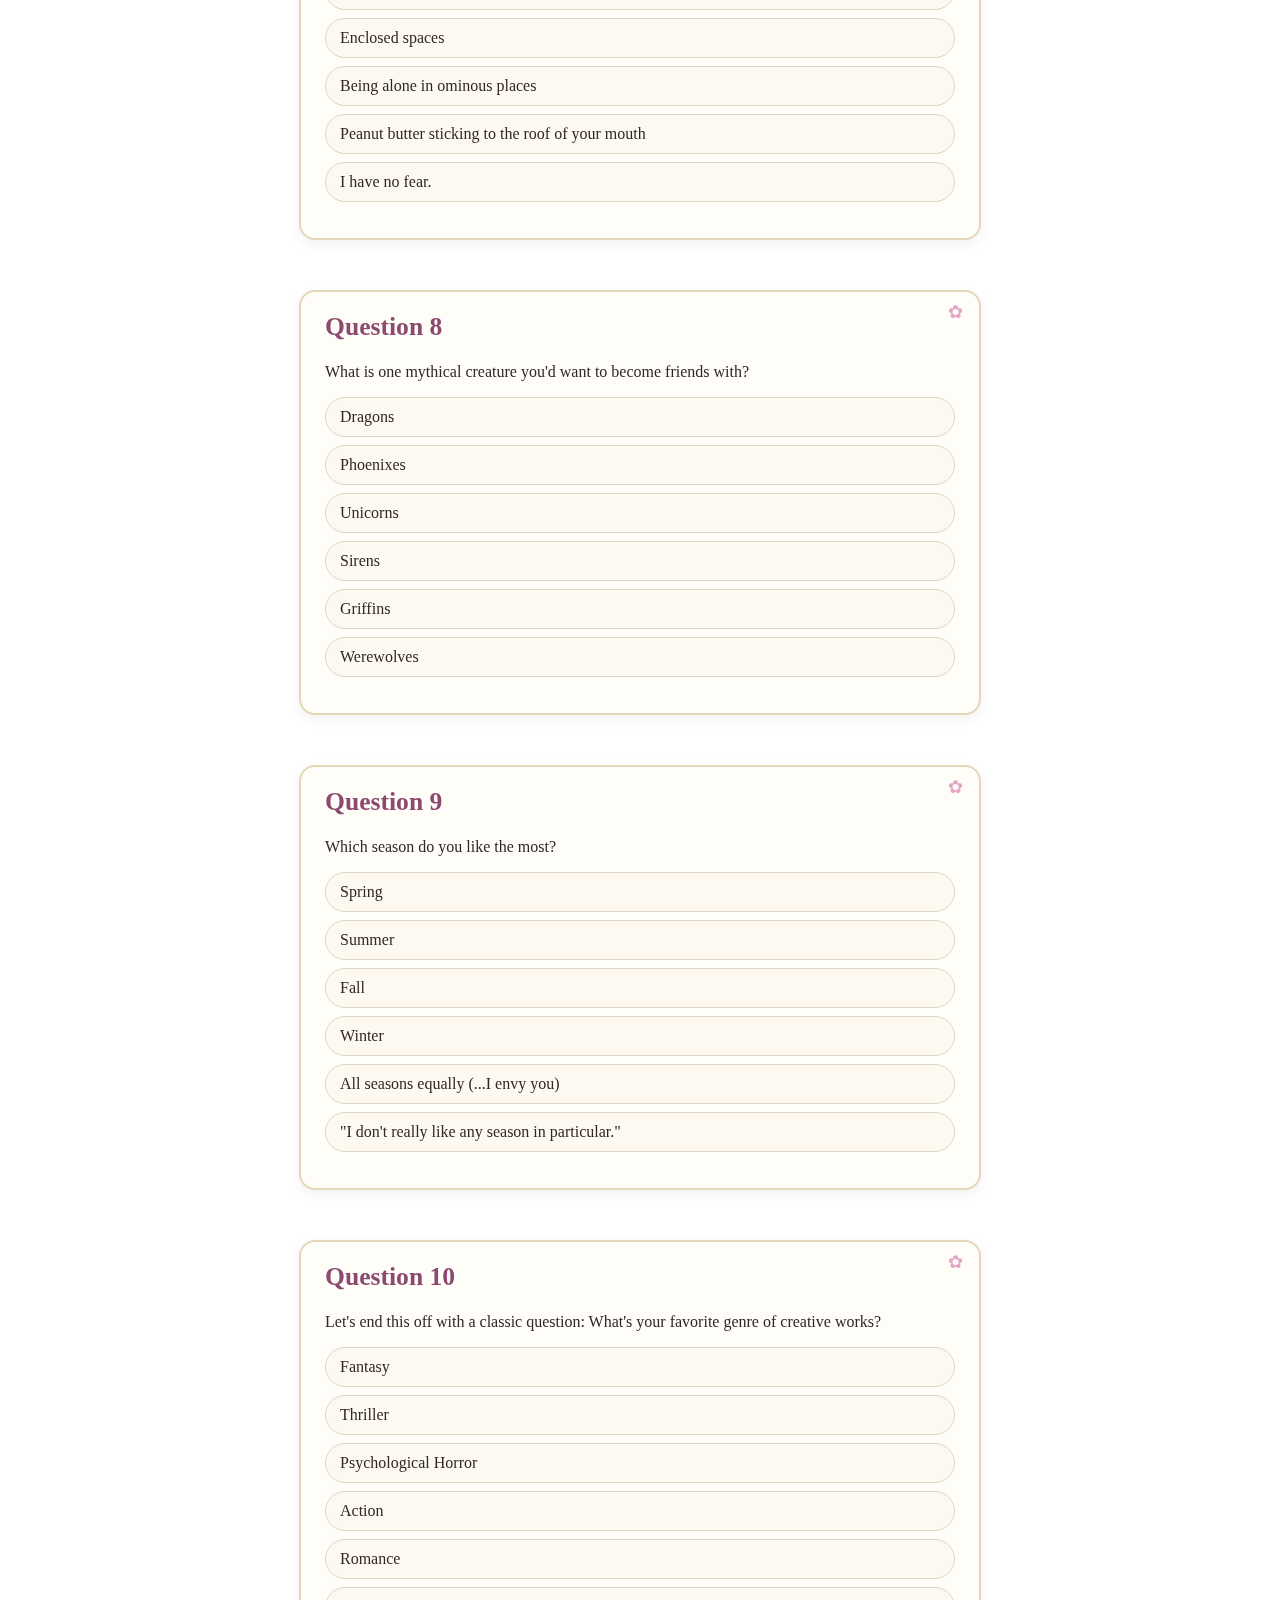
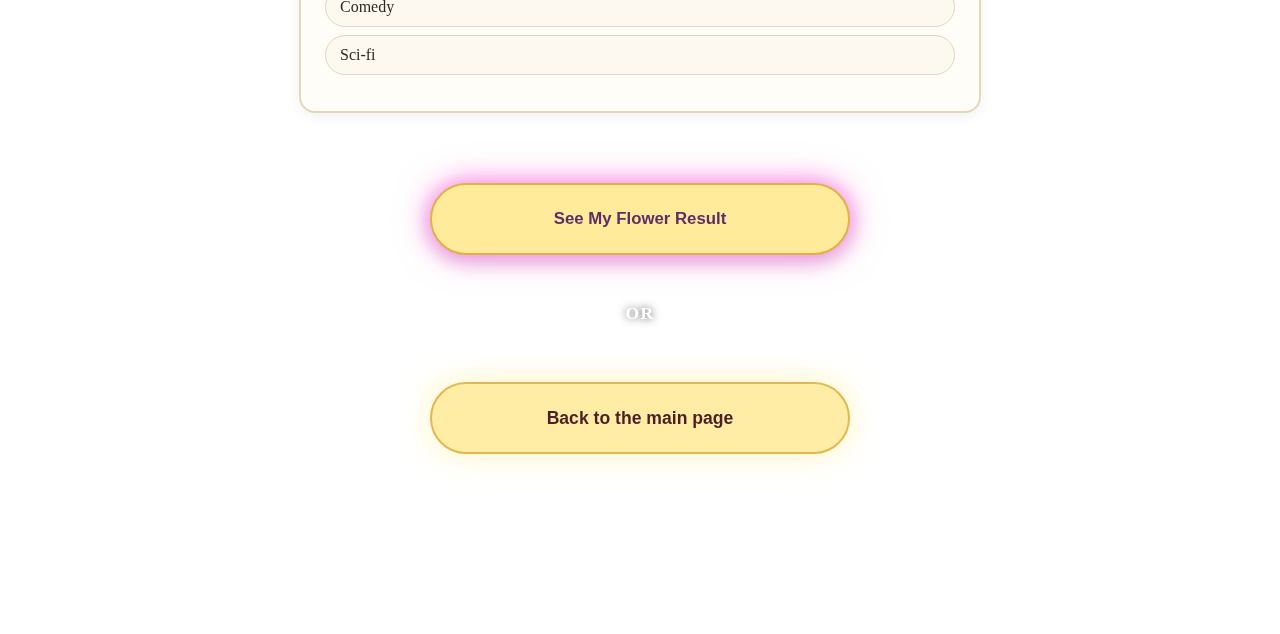
<file: Web Dev Final (Quiz)/Quiz_Page/quiz.html>
<!DOCTYPE html>
<html lang="en">
<head>
  <meta charset="UTF-8">
  <meta name="viewport" content="width=device-width, initial-scale=1.0">
  <title>Which Flower Are You?</title>
  <link rel="stylesheet" href="../styles.css">
</head>
<body class="quiz-page">

  <div class="page">
  <h1 class="quiz-header">Which Flower Are You?</h1>

  <section>
    <h2>Question 1</h2>
    <p>What word describes you the best?</p>
    <ul>
      <li>Joyful</li>
      <li>Adventurous</li>
      <li>Melancholic</li>
      <li>Passionate</li>
      <li>Calm</li>
      <li>Monotone</li>
    </ul>
  </section>

  <section>
    <h2>Question 2</h2>
    <p>What is your favorite color?</p>
    <ul>
      <li>Red</li>
      <li>Yellow</li>
      <li>Pink</li>
      <li>Purple</li>
      <li>White (yes, it's a color)</li>
      <li>Black (yes... it's a color)</li>
    </ul>
  </section>

  <section>
    <h2>Question 3</h2>
    <p>Imagine that you're in a grocery store, buying monthly necessities. As you're contemplating in an aisle, you see a little kid crying at the end of the aisle. What do you do?</p>
    <ul>
      <li>Ask them if they're okay/where their parents are</li>
      <li>Start snickering in silence</li>
      <li>Completely ignore the child - you're not dealing with this today</li>
      <li>Ask the kid if they like bread</li>
      <li>Cheer up the kid to make them stop crying</li>
      <li>Buy the kid some candy</li>
    </ul>
  </section>

  <section>
    <h2>Question 4</h2>
    <p>If circumstances were met, which of these jobs would you most want to work?</p>
    <ul>
      <li>Researcher in Psychology</li>
      <li>Graveyard Keeper</li>
      <li>Event Photographer</li>
      <li>Astronomer</li>
      <li>Fashion Designer</li>
      <li>Journalist</li>
    </ul>
  </section>

  <section>
    <h2>Question 5</h2>
    <p>What's your favorite animal out of these options?</p>
    <ul>
      <li>Cats</li>
      <li>Dogs</li>
      <li>Birds</li>
      <li>Tigers</li>
      <li>Bears</li>
      <li>Cows</li>
    </ul>
  </section>

  <section>
    <h2>Question 6</h2>
    <p>What would you do if you found a wallet on the ground while walking on a busy street?</p>
    <ul>
      <li>Try to see who dropped it and return it</li>
      <li>You actually didn't even notice it and walked passed by</li>
      <li>Keep it (Nobody's gonna know...)</li>
      <li>Bring it to the nearest security/return office</li>
      <li>Post it online and see the responses</li>
      <li>Take it to a pawnshop</li>
    </ul>
  </section>

  <section>
    <h2>Question 7</h2>
    <p>What is your biggest fear?</p>
    <ul>
      <li>Insects</li>
      <li>Heights</li>
      <li>Enclosed spaces</li>
      <li>Being alone in ominous places</li>
      <li>Peanut butter sticking to the roof of your mouth</li>
      <li>I have no fear.</li>
    </ul>
  </section>

  <section>
    <h2>Question 8</h2>
    <p>What is one mythical creature you'd want to become friends with?</p>
    <ul>
      <li>Dragons</li>
      <li>Phoenixes</li>
      <li>Unicorns</li>
      <li>Sirens</li>
      <li>Griffins</li>
      <li>Werewolves</li>
    </ul>
  </section>

  <section>
    <h2>Question 9</h2>
    <p>Which season do you like the most?</p>
    <ul>
      <li>Spring</li>
      <li>Summer</li>
      <li>Fall</li>
      <li>Winter</li>
      <li>All seasons equally (...I envy you)</li>
      <li>"I don't really like any season in particular."</li>
    </ul>
  </section>

  <section>
    <h2>Question 10</h2>
    <p>Let's end this off with a classic question: What's your favorite genre of creative works?</p>
    <ul>
      <li>Fantasy</li>
      <li>Thriller</li>
      <li>Psychological Horror</li>
      <li>Action</li>
      <li>Romance</li>
      <li>Comedy</li>
      <li>Sci-fi</li>
    </ul>
  </section>

<div class="quiz-actions">

  <button id="submit-btn" class="glow-btn">
    See My Flower Result
  </button>

  <div id="quiz-result" style="display:none; margin-top: 24px;"></div>

  <div class="separator">OR</div>

  <a href="../Title_Page/index.html" class="glow-btn secondary-btn">
    Back to the main page
  </a>

</div>

<script src="../Quiz_Page/javascript.js"></script>

</body>
</html>
</file>
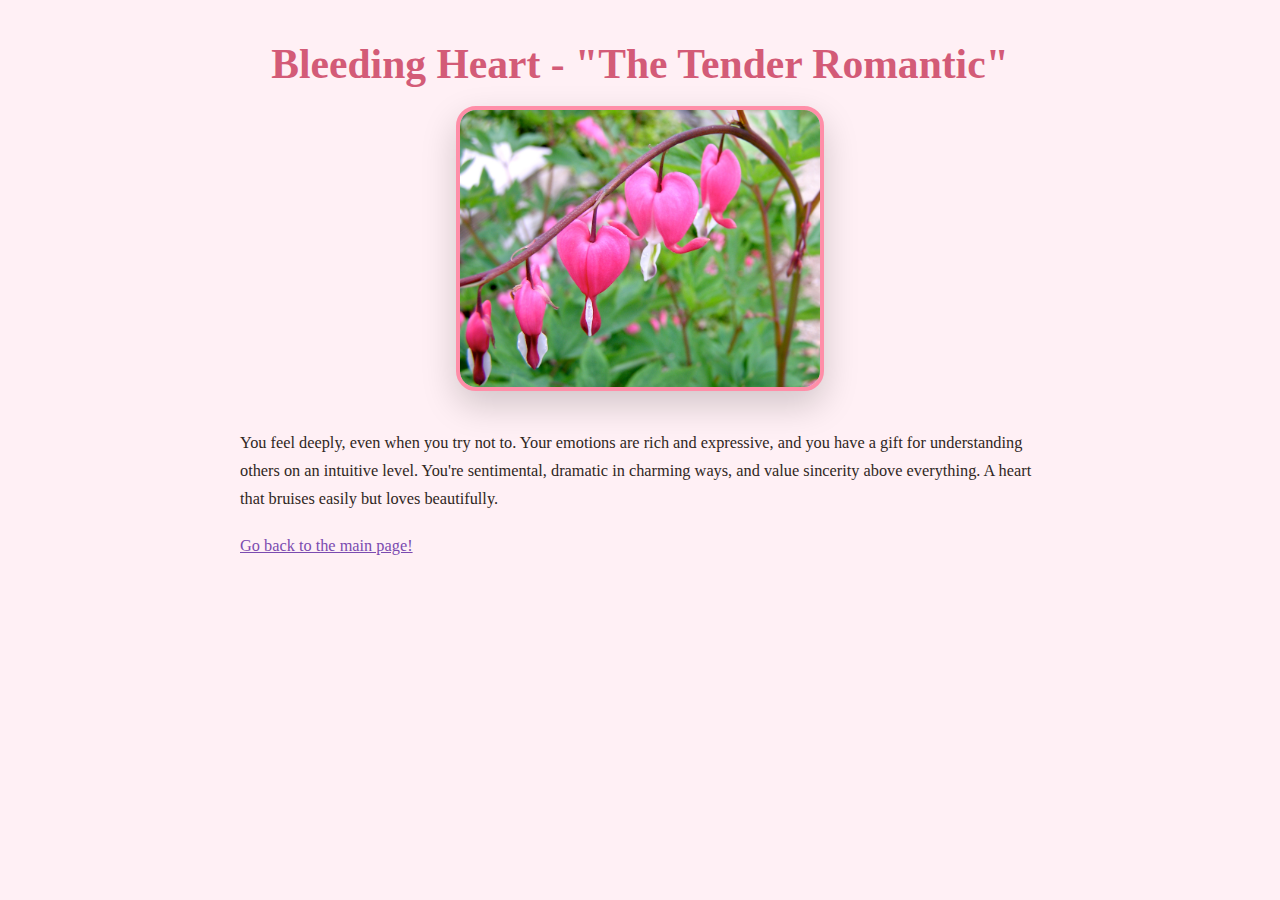
<file: Web Dev Final (Quiz)/Results/bleedingheart.html>
<!DOCTYPE html>
<html lang="en">
<head>
    <meta charset="UTF-8">
    <meta name="viewport" content="width=device-width, initial-scale=1.0">
    <title>Result: Bleeding Heart</title>
     <link rel="stylesheet" href="../styles.css">
</head>
<body class="result-page bleedingheart-page">
    <div class="page">
    <h1>Bleeding Heart - "The Tender Romantic"</h1>
<img src="../Photos/Bleedingheart.jpg"alt="Bleeding Heart"height=400px>

<br>

<p>You feel deeply, even when you try not to. Your emotions are rich and expressive, and you have a gift for 
    understanding others on an intuitive level. You're sentimental, dramatic in charming ways, and value sincerity 
    above everything. A heart that bruises easily but loves beautifully.</p>

    <p><a class="back-link" href="../Title_Page/index.html">Go back to the main page!</a></p>
  </div>

</body>
</html>
</file>
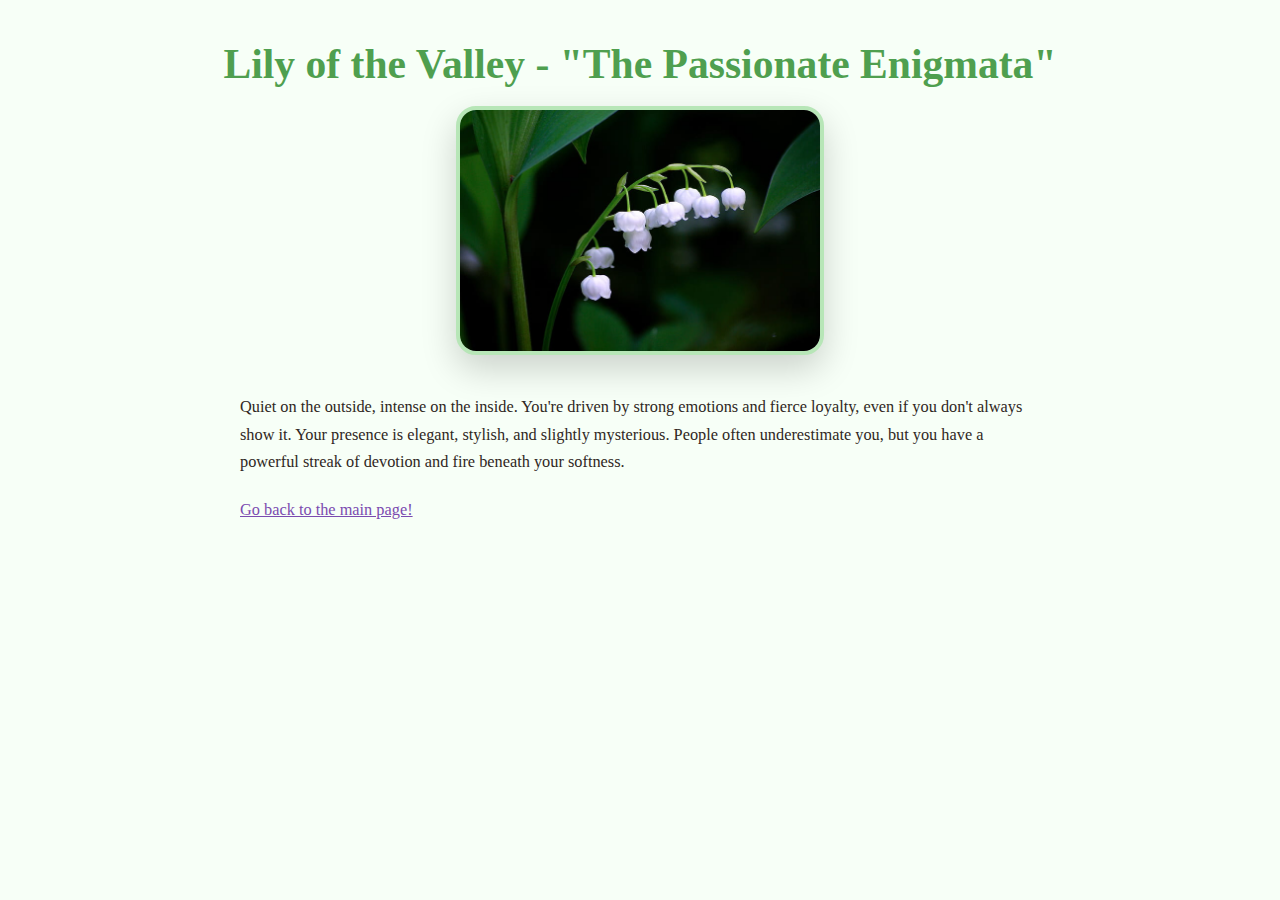
<file: Web Dev Final (Quiz)/Results/lilyofthevalley.html>
<!DOCTYPE html>
<html lang="en">
<head>
    <meta charset="UTF-8">
    <meta name="viewport" content="width=device-width, initial-scale=1.0">
    <title>Result: Lily of the Valley</title>
     <link rel="stylesheet" href="../styles.css">
</head>
<body class="result-page lily-page"></body>
    <div class="page">
    <h1>Lily of the Valley - "The Passionate Enigmata"</h1>
<img src="../Photos/Lilyofthevalley.jpg"alt="Lily of the Valley"height=400px>

<br>

<p>Quiet on the outside, intense on the inside. You're driven by strong emotions and fierce loyalty, 
    even if you don't always show it. Your presence is elegant, stylish, and slightly mysterious. 
    People often underestimate you, but you have a powerful streak of devotion and fire beneath your softness.</p>

    <p><a class="back-link" href="../Title_Page/index.html">Go back to the main page!</a></p>
  </div>

</body>
</html>
</file>
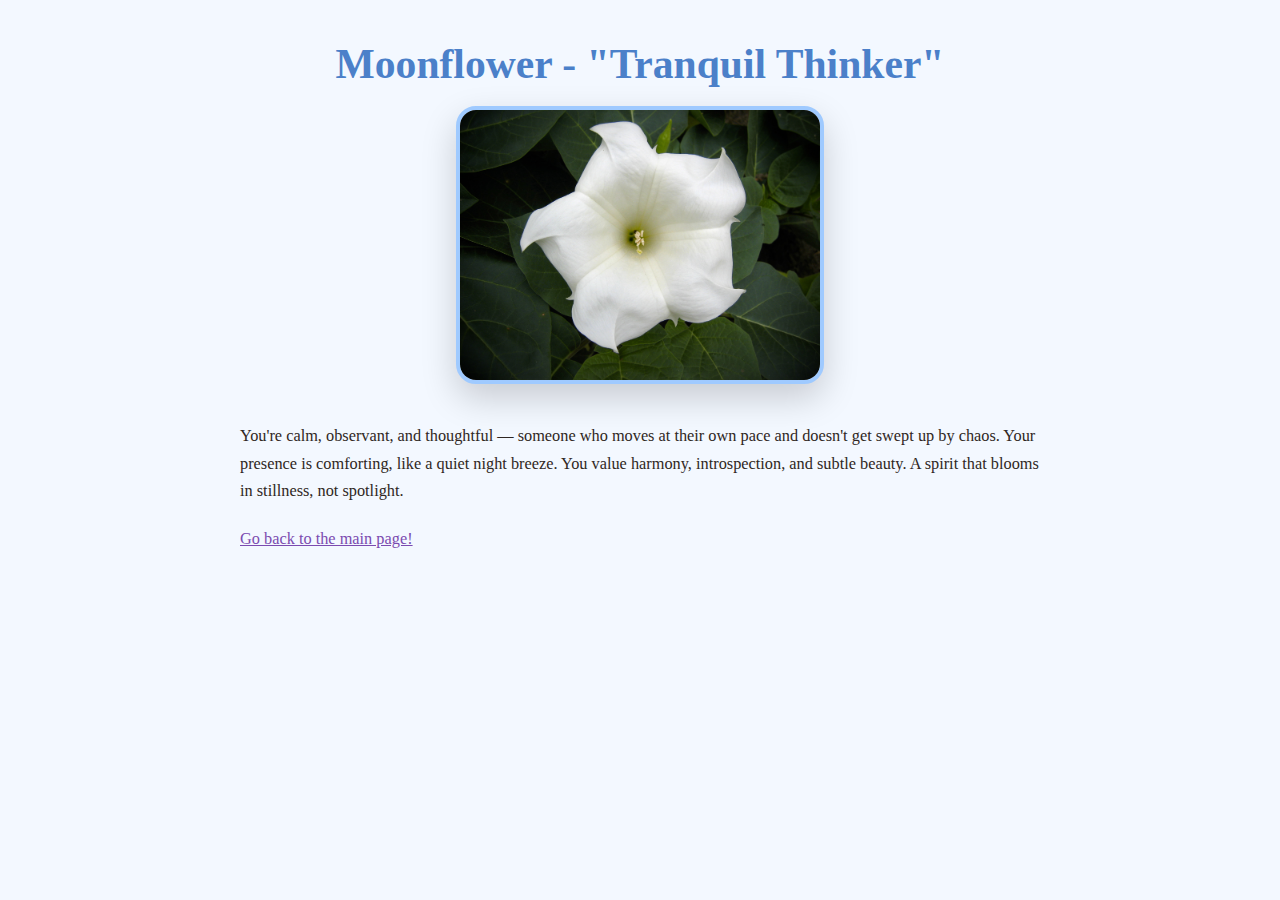
<file: Web Dev Final (Quiz)/Results/moonflower.html>
<!DOCTYPE html>
<html lang="en">
<head>
    <meta charset="UTF-8">
    <meta name="viewport" content="width=device-width, initial-scale=1.0">
    <title>Result: Moonflower</title>
     <link rel="stylesheet" href="../styles.css">
</head>
<body class="result-page moonflower-page">
    <div class="page">
    <h1>Moonflower - "Tranquil Thinker"</h1>
<img src="../Photos/Moonflower.jpg"alt="Moonflower"height=400px>

<br>

<p>You're calm, observant, and thoughtful — someone who moves at their own pace and doesn't get swept up by chaos. 
    Your presence is comforting, like a quiet night breeze. You value harmony, introspection, and subtle beauty. 
    A spirit that blooms in stillness, not spotlight.</p>

    <p><a class="back-link" href="../Title_Page/index.html">Go back to the main page!</a></p>
  </div>  

</body>
</html>
</file>
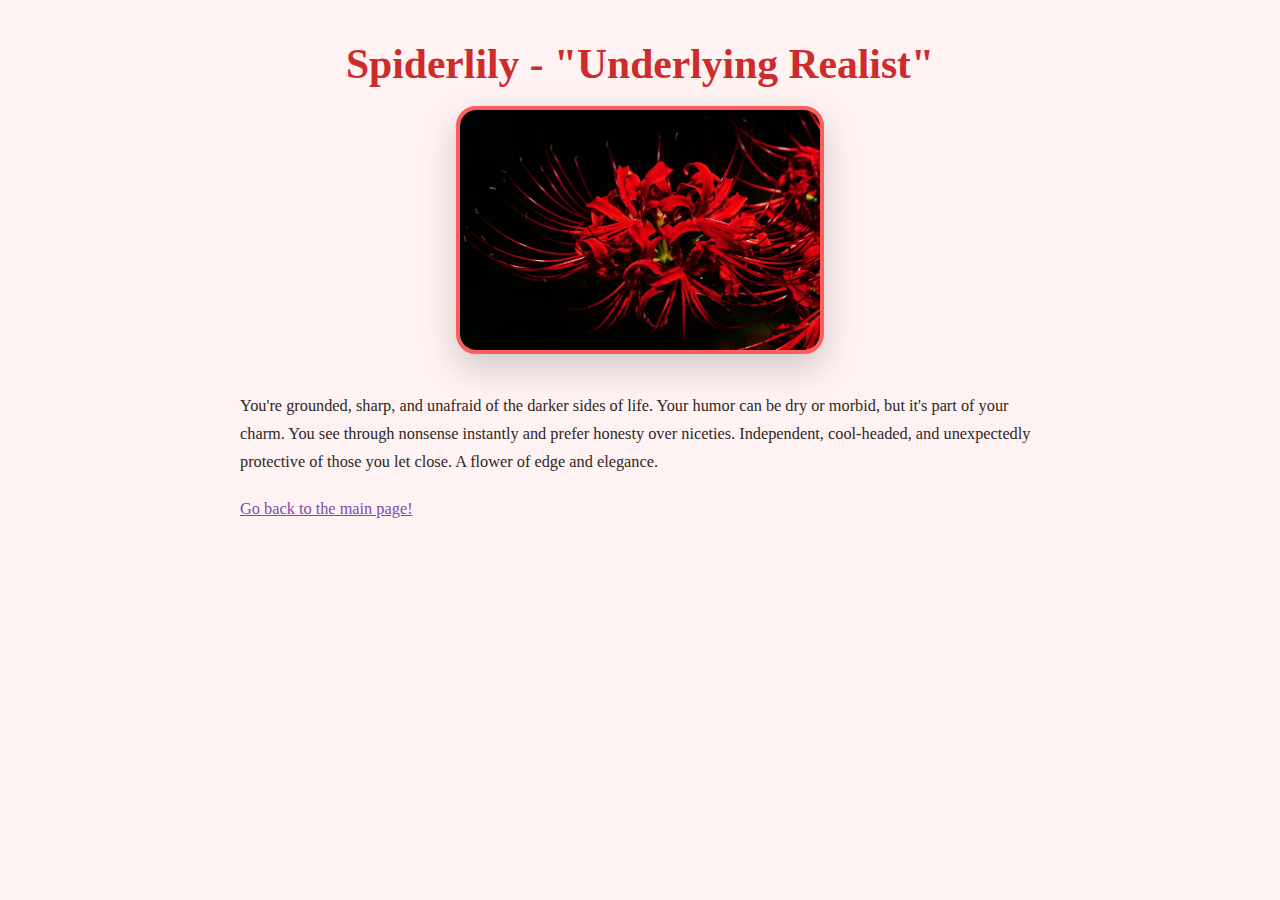
<file: Web Dev Final (Quiz)/Results/spiderlily.html>
<!DOCTYPE html>
<html lang="en">
<head>
    <meta charset="UTF-8">
    <meta name="viewport" content="width=device-width, initial-scale=1.0">
    <title>Result: Spider Lily</title>
     <link rel="stylesheet" href="../styles.css">
</head>
<body class="result-page spiderlily-page">
    <div class="page">
    <h1>Spiderlily - "Underlying Realist"</h1>
<img src="../Photos/Spiderlily.jpg"alt="Spiderlily"height=400px>

<br>

<p>You're grounded, sharp, and unafraid of the darker sides of life. Your humor can be dry or morbid, 
    but it's part of your charm. You see through nonsense instantly and prefer honesty over niceties. 
    Independent, cool-headed, and unexpectedly protective of those you let close. A flower of edge and elegance.</p>  

    <p><a class="back-link" href="../Title_Page/index.html">Go back to the main page!</a></p>
  </div>

</body>
</html>
</file>
<file: styles.css>
/* ==== GLOBAL LAYOUT ==== */

body {
  font-family: Georgia, serif;
  margin: 0;
  background: #f7f3e7; 
  color: #2f2723;
  overflow: visible;
}

.page {
  max-width: 900px;
  margin: 40px auto;
  padding: 0 24px 40px;
}

/* basic typography */
h1 {
  font-size: 2.6rem;
  text-align: center;
  margin-bottom: 30px;
}
h2 {
  margin-top: 0;
  font-size: 1.6rem;
}

a {
  color: #7b4bb0;
}
a:hover {
  text-decoration: underline;
}

/* =========================
   TITLE PAGE
   ========================= */

html, body {
  margin: 0;
  padding: 0;
}

html {
  overflow-x: hidden;
  overflow-y: auto;
}


.title-page .page > img {
  display: block;
  max-width: 100%;
  width: 700px;
  margin: 0 auto 24px;
  border-radius: 20px;
  box-shadow: 0 14px 35px rgba(0,0,0,0.18);
  object-fit: cover;
}

.title-page .page > p {
  text-align: center;
  font-size: 1.05rem;
}

.title-page p {
  color: #f8f3fa;
  text-shadow: 0 0 10px rgba(0, 0, 0, 0.7);
}

.start-link {
  display: block;
  margin: 30px auto; 
  width: fit-content;
  padding: 10px 22px;
  border-radius: 999px;
  background: #f5d6ff;
  border: 1px solid #e1a9ff;
  font-weight: 600;
  color: #3e2147;
  text-decoration: none;
  transition: background 0.15s, transform 0.08s, box-shadow 0.15s;
}

.start-link:hover {
  background: #efc1ff;
  transform: translateY(-1px);
  box-shadow: 0 3px 10px rgba(0,0,0,0.2);
}

.title-page .start-link {
  background: #f7d8ff;
  color: #5a2a7a;
  border-color: #f0c2ff;
  box-shadow: 0 0 12px rgba(255,200,255,0.7);
  
}

.title-page .start-link:hover {
  background: #f2c4ff;
  box-shadow: 0 0 18px rgba(255,200,255,1);
}

/* Blurred Lotus Background */
.title-page::before {
  content: "";
  position: fixed;
  top: 0;
  left: 0;
  width: 100%;
  height: 100%;
  background-image: url("Photos/Lotus.jpg");
  background-size: cover;
  background-position: center;
  filter: blur(20px) brightness(1.15) saturate(1.2);
  z-index: -1;
  transform: scale(1.2);
}

.title-page {
  background: rgba(255, 255, 255, 0.4);
  backdrop-filter: blur(2px);
}

.title-page h1 {
  color: #ffffff;
  text-shadow: 0 0 15px rgba(255, 195, 245, 0.6),
               0 0 5px rgba(0, 0, 0, 0.6);
}

.title-page .page {
  background: rgba(255, 255, 255, 0.18);
  backdrop-filter: blur(10px);
  padding: 40px 20px;
  border-radius: 20px;
  box-shadow: 0 10px 40px rgba(0,0,0,0.25);
}

.quiz-page section {
  position: relative;
  background: rgba(255, 240, 245, 0.6);
  backdrop-filter: blur(10px);
  border-radius: 18px;
  border: 2px solid rgba(255, 210, 230, 0.8);
  padding: 30px;
  margin: 50px auto;
  box-shadow: 0 12px 40px rgba(0,0,0,0.15);
  z-index: 1;
  width: 70%;
}

/* Blurred Lotus Background for QUIZ PAGE */
.quiz-page::before {
  content: "";
  position: fixed;
  inset: 0;
  background-image: url("Photos/Rose.jpg");
  background-size: cover;
  background-position: center;
  filter: blur(22px) brightness(0.75);
  transform: scale(1.15);
  z-index: 0;
}

.quiz-page {
  background: transparent !important;
  position: relative;
}

/* Making headers a bit pinker */
.quiz-page h2 {
  color: #8c4a6f;
}

.quiz-header {
    text-align: center;
    font-size: 3rem;
    font-weight: 700;
    color: #fff;
    text-shadow:
        0 0 20px rgba(255, 174, 255, 0.8),
        0 0 40px rgba(255, 120, 200, 0.6),
        0 0 60px rgba(255, 100, 180, 0.4);
    margin-top: 40px;
}

.glow-btn {
    display: block;
    margin: 40px auto;
    padding: 14px 40px;
    font-size: 1.2rem;
    font-weight: 700;
    color: #5c2d67;
    background: #f4d9ff;
    border-radius: 40px;
    border: none;
    cursor: pointer;
    box-shadow:
        0 0 20px rgba(255, 150, 255, 0.8),
        0 0 35px rgba(255, 100, 200, 0.6),
        0 5px 20px rgba(0,0,0,0.2);
    transition: transform 0.2s, box-shadow 0.3s;
}

.glow-btn:hover {
    transform: translateY(-3px);
    box-shadow:
        0 0 25px rgba(255, 180, 255, 1),
        0 0 40px rgba(255, 100, 200, 0.8);
}

/* Only for quiz page! */
.quiz-page .page,
.quiz-page h1,
.quiz-page header,
.quiz-page button,
.quiz-page section,
.quiz-page .back-box,
.quiz-page .result,
.quiz-page img {
  position: relative;
  z-index: 2;
}

/* =========================
   QUIZ PAGE: question borders + flowers
   ========================= */

.quiz-page .page > section {
  background: #fffdf8;
  padding: 20px 24px;
  border-radius: 16px;
  border: 2px solid #e4d6b8;
  box-shadow: 0 4px 14px rgba(0,0,0,0.06);
  margin-bottom: 22px;
  position: relative;
}

/* tiny floral accent at the top left of each question card */
.quiz-page .page > section::before {
  content: "✿";
  position: absolute;
  top: 10px;
  right: 16px;
  font-size: 1.1rem;
  color: #e5a6c5;
}

.quiz-page section ul {
  list-style: none;
  padding-left: 0;
}

.quiz-page section li {
  padding: 10px 14px;
  margin-bottom: 8px;
  border-radius: 999px;
  border: 1px solid #ddd6c4;
  background: #fdf9f0;
  cursor: pointer;
  transition: background 0.15s, border-color 0.15s, transform 0.08s;
}

.quiz-page section li:hover {
  background: #f7eedb;
  border-color: #e0cfa8;
  transform: translateY(-1px);
}

/* selected answer */
.quiz-page section li.selected {
  background: #ffe5a5;
  border-color: #e1b12c;
  box-shadow: 0 2px 8px rgba(0,0,0,0.12);
}

/* submit button */
#submit-btn {
  display: block;
  margin: 30px auto;
  text-align: center;
  padding: 12px 32px;
  border-radius: 999px;
  background-color: #ffeb9a;
  border: 2px solid #e2b048;
  cursor: pointer;
  font-size: 1.05rem;
  font-weight: 600;
  transition: background 0.15s, transform 0.08s, box-shadow 0.15s;
}

#submit-btn:hover {
  background-color: #ffd88a;
  box-shadow: 0 3px 10px rgba(0,0,0,0.15);
  transform: translateY(-1px);
}

.quiz-actions {
  text-align: center;
  margin: 40px 0 60px;
}

/* Glowing OR text */
.separator {
  margin: 18px 0;
  font-size: 1.1rem;
  font-weight: 700;
  letter-spacing: 0.08em;
  color: #ffffff;
  text-shadow: 0 0 8px rgba(0,0,0,0.7);
}

.secondary-btn {
  text-decoration: none;   
  display: inline-block;
}

.glow-btn.secondary-btn {
  background: #ffeca5 !important;
  border: 2px solid #e2b853 !important;
  color: #4b1f25 !important;
  border-radius: 40px;
  padding: 16px 36px;
  font-size: 1.1rem;
  font-weight: 700;
  display: inline-block;
  text-decoration: none;
  box-shadow: 0 0 30px rgba(255, 239, 140, 0.6);
  transition: transform 0.15s, box-shadow 0.15s;
}

.glow-btn:hover,
.glow-btn.secondary-btn:hover {
  transform: translateY(-2px);
  box-shadow: 0 0 40px rgba(255, 242, 160, 0.9);
}



/* =========================
   RESULT PAGES: per-flower colors
   ========================= */

.result-page .page > h1 {
  margin-bottom: 18px;
}

/* common result image styling */
.result-page .page > img {
  display: block;
  max-width: 100%;
  width: min(40%, 900px);
  height: auto; 
  margin: 0 auto 20px;
  border-radius: 20px;
  box-shadow: 0 14px 35px rgba(0,0,0,0.18);
  border: 4px solid var(--accent, #d2c1ff);
}

.result-page .page > p {
  max-width: 800px;
  margin: 0 auto 10px;
  font-size: 1.02rem;
  line-height: 1.7;
}

/* back link on result pages */
.back-link {
  display: inline-block;
  margin-top: 10px;
}

/* ---- color variables per flower ---- */
/* Sunflower: warm yellow */
.sunflower-page {
  --accent: #f6c447;
  --accent-soft: #fff7cd;
  --accent-dark: #7a4e06;
}
.sunflower-page h1 {
  color: var(--accent-dark);
}
.sunflower-page .page > img {
  border-color: var(--accent);
  background: var(--accent-soft);
}

/* Wisteria: purple */
.wisteria-page {
  --accent: #b18ae6;
  --accent-soft: #f3e9ff;
  --accent-dark: #603492;
}
.wisteria-page h1 {
  color: var(--accent-dark);
}
.wisteria-page .page > img {
  border-color: var(--accent);
  background: var(--accent-soft);
}

/* Bleeding Heart: pink/red */
.bleedingheart-page {
  --accent: #e96b8f;
  --accent-soft: #ffe0eb;
  --accent-dark: #8a1436;
}
.bleedingheart-page h1 {
  color: var(--accent-dark);
}
.bleedingheart-page .page > img {
  border-color: var(--accent);
  background: var(--accent-soft);
}

/* Lily of the Valley: soft white/green */
.lily-page {
  --accent: #a5c98e;
  --accent-soft: #eef8e8;
  --accent-dark: #39542a;
}
.lily-page h1 {
  color: var(--accent-dark);
}
.lily-page .page > img {
  border-color: var(--accent);
  background: var(--accent-soft);
}

/* Moonflower: pale blue/white */
.moonflower-page {
  --accent: #9fc3ff;
  --accent-soft: #e7f1ff;
  --accent-dark: #20406d;
}
.moonflower-page h1 {
  color: var(--accent-dark);
}
.moonflower-page .page > img {
  border-color: var(--accent);
  background: var(--accent-soft);
}

/* Spiderlily: black/red */
.spiderlily-page {
  --accent: #c03232;
  --accent-soft: #ffe3e3;
  --accent-dark: #2b0505;
}
.spiderlily-page h1 {
  color: var(--accent-dark);
}
.spiderlily-page .page > img {
  border-color: var(--accent);
  background: var(--accent-soft);
}

/* ==== MORE DETAILED RESULT PAGE ADDITIONS ==== */

/* Sunflower */
.sunflower-page {
    --accent: #f7c948;
    --accent-soft: #fff4c7;
    --link-color: #b87e00;
    background: #fff9e6;
}

.sunflower-page h1 {
    color: #d89a00;
}

.sunflower-page .back-box {
    border-color: #f2cc56;
    background: #fff8e2;
}

.sunflower-page .result-image {
    border: 4px solid #f7c948;
}

/* Wisteria */
.wisteria-page {
    --accent: #c8a2ff;
    --accent-soft: #f8f1ff;
    --link-color: #7a3fba;
    background: #f8f3ff; /* soft lavender */
}

.wisteria-page h1 {
    color: #8c5ddb;
}

.wisteria-page .back-box {
    border-color: #d8c3ff;
    background: #f9f4ff;
}

.wisteria-page .result-image {
    border: 4px solid #c8a2ff;
}

/* Bleeding Heart */
.bleedingheart-page {
    --accent: #ff8ea8;
    --accent-soft: #ffe7ee;
    --link-color: #b23a52;
    background: #fff0f5
}

.bleedingheart-page h1 {
    color: #d35b77;
}

.bleedingheart-page .back-box {
    border-color: #ffb5c5;
    background: #fff1f5;
}

.bleedingheart-page .result-image {
    border: 4px solid #ff8ea8;
}

/* Lily of the valley */
.lily-page {
    --accent: #b7e6b7;
    --accent-soft: #f3fff3;
    --link-color: #3d7f3d;
    background: #f7fff7;
}

.lily-page h1 {
    color: #4f9f4f;
}

.lily-page .back-box {
    border-color: #c8efc8;
    background: #f9fff9;
}

.lily-page .result-image {
    border: 4px solid #b7e6b7;
}

/* Moonflower */
.moonflower-page {
    --accent: #9fcaff;
    --accent-soft: #eef6ff;
    --link-color: #3a5f9b;
    background: #f3f8ff;
}

.moonflower-page h1 {
    color: #4b80c9;
}

.moonflower-page .back-box {
    border-color: #bcdcff;
    background: #f3f9ff;
}

.moonflower-page .result-image {
    border: 4px solid #9fcaff;
}

/* Spiderlily */
.spiderlily-page {
    --accent: #ff5c5c;
    --accent-soft: #ffeaea;
    --link-color: #991a1a;
    background: #fff2f2;
}

.spiderlily-page h1 {
    color: #cc2c2c;
}

.spiderlily-page .back-box {
    border-color: #ff8c8c;
    background: #fff3f3;
}

.spiderlily-page .result-image {
    border: 4px solid #ff5c5c;
}

/* ==== ANIMATIONS ==== */
@keyframes petal-float-left {
  0% {
    transform: translate(10px, 10px) scale(0.7) rotate(10deg);
    opacity: 0;
  }
  20% {
    opacity: 1;
  }
  100% {
    transform: translate(-25px, -40px) scale(1) rotate(-10deg);
    opacity: 0;
  }
}

@keyframes petal-float-right {
  0% {
    transform: translate(-10px, 10px) scale(0.7) rotate(-8deg);
    opacity: 0;
  }
  20% {
    opacity: 1;
  }
  100% {
    transform: translate(25px, -45px) scale(1) rotate(8deg);
    opacity: 0;
  }
}

/* small petals on answer options */
.quiz-page section li::before,
.quiz-page section li::after {
  content: "❀";
  position: absolute;
  bottom: 4px;
  font-size: 0.9rem;
  pointer-events: none;
  opacity: 0;
}

.quiz-page section li::before {
  left: 14px;
  color: rgba(233, 152, 197, 0.7);   /* soft pink */
}

.quiz-page section li::after {
  right: 18px;
  color: rgba(247, 201, 72, 0.7);    /* soft yellow */
}

/* trigger animation on hover */
.quiz-page section li:hover::before {
  animation: petal-float-left 0.9s ease-out forwards;
}

.quiz-page section li:hover::after {
  animation: petal-float-right 0.9s ease-out forwards;
}

/* bigger petals on the back box */
.back-box::before,
.back-box::after {
  content: "❀";
  position: absolute;
  bottom: 6px;
  font-size: 1.1rem;
  opacity: 0;
  pointer-events: none;
}

.back-box::before {
  left: 26px;
  color: rgba(233, 152, 197, 0.85);
}

.back-box::after {
  right: 32px;
  color: rgba(247, 201, 72, 0.85);
}

/* animate when hovering the whole back card */
.back-box:hover::before {
  animation: petal-float-left 1.1s ease-out forwards;
}

.back-box:hover::after {
  animation: petal-float-right 1.1s ease-out forwards;
}

.quiz-actions .glow-btn {
  font-family: sans-serif;
  display: inline-flex !important;
  justify-content: center;
  align-items: center;

  width: 420px !important;   
  height: 72px !important; 
  padding: 0 !important; 

  box-sizing: border-box;
  text-align: center;
  line-height: 1 !important;
  white-space: nowrap;
}
</file>
<file: Web Dev Final (Quiz)/styles.css>
/* ==== GLOBAL LAYOUT ==== */

body {
  font-family: Georgia, serif;
  margin: 0;
  background: #f7f3e7; 
  color: #2f2723;
  overflow: visible;
}

.page {
  max-width: 900px;
  margin: 40px auto;
  padding: 0 24px 40px;
}

/* basic typography */
h1 {
  font-size: 2.6rem;
  text-align: center;
  margin-bottom: 30px;
}
h2 {
  margin-top: 0;
  font-size: 1.6rem;
}

a {
  color: #7b4bb0;
}
a:hover {
  text-decoration: underline;
}

/* =========================
   TITLE PAGE
   ========================= */

html, body {
  margin: 0;
  padding: 0;
}

html {
  overflow-x: hidden;
  overflow-y: auto;
}


.title-page .page > img {
  display: block;
  max-width: 100%;
  width: 700px;
  margin: 0 auto 24px;
  border-radius: 20px;
  box-shadow: 0 14px 35px rgba(0,0,0,0.18);
  object-fit: cover;
}

.title-page .page > p {
  text-align: center;
  font-size: 1.05rem;
}

.title-page p {
  color: #f8f3fa;
  text-shadow: 0 0 10px rgba(0, 0, 0, 0.7);
}

.start-link {
  display: block;
  margin: 30px auto; 
  width: fit-content;
  padding: 10px 22px;
  border-radius: 999px;
  background: #f5d6ff;
  border: 1px solid #e1a9ff;
  font-weight: 600;
  color: #3e2147;
  text-decoration: none;
  transition: background 0.15s, transform 0.08s, box-shadow 0.15s;
}

.start-link:hover {
  background: #efc1ff;
  transform: translateY(-1px);
  box-shadow: 0 3px 10px rgba(0,0,0,0.2);
}

.title-page .start-link {
  background: #f7d8ff;
  color: #5a2a7a;
  border-color: #f0c2ff;
  box-shadow: 0 0 12px rgba(255,200,255,0.7);
  
}

.title-page .start-link:hover {
  background: #f2c4ff;
  box-shadow: 0 0 18px rgba(255,200,255,1);
}

/* Blurred Lotus Background */
.title-page::before {
  content: "";
  position: fixed;
  top: 0;
  left: 0;
  width: 100%;
  height: 100%;
  background-image: url("Photos/Lotus.jpg");
  background-size: cover;
  background-position: center;
  filter: blur(20px) brightness(1.15) saturate(1.2);
  z-index: -1;
  transform: scale(1.2);
}

.title-page {
  background: rgba(255, 255, 255, 0.4);
  backdrop-filter: blur(2px);
}

.title-page h1 {
  color: #ffffff;
  text-shadow: 0 0 15px rgba(255, 195, 245, 0.6),
               0 0 5px rgba(0, 0, 0, 0.6);
}

.title-page .page {
  background: rgba(255, 255, 255, 0.18);
  backdrop-filter: blur(10px);
  padding: 40px 20px;
  border-radius: 20px;
  box-shadow: 0 10px 40px rgba(0,0,0,0.25);
}

.quiz-page section {
  position: relative;
  background: rgba(255, 240, 245, 0.6);
  backdrop-filter: blur(10px);
  border-radius: 18px;
  border: 2px solid rgba(255, 210, 230, 0.8);
  padding: 30px;
  margin: 50px auto;
  box-shadow: 0 12px 40px rgba(0,0,0,0.15);
  z-index: 1;
  width: 70%;
}

/* Blurred Lotus Background for QUIZ PAGE */
.quiz-page::before {
  content: "";
  position: fixed;
  inset: 0;
  background-image: url("Photos/Rose.jpg");
  background-size: cover;
  background-position: center;
  filter: blur(22px) brightness(0.75);
  transform: scale(1.15);
  z-index: 0;
}

.quiz-page {
  background: transparent !important;
  position: relative;
}

/* Making headers a bit pinker */
.quiz-page h2 {
  color: #8c4a6f;
}

.quiz-header {
    text-align: center;
    font-size: 3rem;
    font-weight: 700;
    color: #fff;
    text-shadow:
        0 0 20px rgba(255, 174, 255, 0.8),
        0 0 40px rgba(255, 120, 200, 0.6),
        0 0 60px rgba(255, 100, 180, 0.4);
    margin-top: 40px;
}

.glow-btn {
    display: block;
    margin: 40px auto;
    padding: 14px 40px;
    font-size: 1.2rem;
    font-weight: 700;
    color: #5c2d67;
    background: #f4d9ff;
    border-radius: 40px;
    border: none;
    cursor: pointer;
    box-shadow:
        0 0 20px rgba(255, 150, 255, 0.8),
        0 0 35px rgba(255, 100, 200, 0.6),
        0 5px 20px rgba(0,0,0,0.2);
    transition: transform 0.2s, box-shadow 0.3s;
}

.glow-btn:hover {
    transform: translateY(-3px);
    box-shadow:
        0 0 25px rgba(255, 180, 255, 1),
        0 0 40px rgba(255, 100, 200, 0.8);
}

/* Only for quiz page! */
.quiz-page .page,
.quiz-page h1,
.quiz-page header,
.quiz-page button,
.quiz-page section,
.quiz-page .back-box,
.quiz-page .result,
.quiz-page img {
  position: relative;
  z-index: 2;
}

/* =========================
   QUIZ PAGE: question borders + flowers
   ========================= */

.quiz-page .page > section {
  background: #fffdf8;
  padding: 20px 24px;
  border-radius: 16px;
  border: 2px solid #e4d6b8;
  box-shadow: 0 4px 14px rgba(0,0,0,0.06);
  margin-bottom: 22px;
  position: relative;
}

/* tiny floral accent at the top left of each question card */
.quiz-page .page > section::before {
  content: "✿";
  position: absolute;
  top: 10px;
  right: 16px;
  font-size: 1.1rem;
  color: #e5a6c5;
}

.quiz-page section ul {
  list-style: none;
  padding-left: 0;
}

.quiz-page section li {
  padding: 10px 14px;
  margin-bottom: 8px;
  border-radius: 999px;
  border: 1px solid #ddd6c4;
  background: #fdf9f0;
  cursor: pointer;
  transition: background 0.15s, border-color 0.15s, transform 0.08s;
}

.quiz-page section li:hover {
  background: #f7eedb;
  border-color: #e0cfa8;
  transform: translateY(-1px);
}

/* selected answer */
.quiz-page section li.selected {
  background: #ffe5a5;
  border-color: #e1b12c;
  box-shadow: 0 2px 8px rgba(0,0,0,0.12);
}

/* submit button */
#submit-btn {
  display: block;
  margin: 30px auto;
  text-align: center;
  padding: 12px 32px;
  border-radius: 999px;
  background-color: #ffeb9a;
  border: 2px solid #e2b048;
  cursor: pointer;
  font-size: 1.05rem;
  font-weight: 600;
  transition: background 0.15s, transform 0.08s, box-shadow 0.15s;
}

#submit-btn:hover {
  background-color: #ffd88a;
  box-shadow: 0 3px 10px rgba(0,0,0,0.15);
  transform: translateY(-1px);
}

.quiz-actions {
  text-align: center;
  margin: 40px 0 60px;
}

/* Glowing OR text */
.separator {
  margin: 18px 0;
  font-size: 1.1rem;
  font-weight: 700;
  letter-spacing: 0.08em;
  color: #ffffff;
  text-shadow: 0 0 8px rgba(0,0,0,0.7);
}

.secondary-btn {
  text-decoration: none;   
  display: inline-block;
}

.glow-btn.secondary-btn {
  background: #ffeca5 !important;
  border: 2px solid #e2b853 !important;
  color: #4b1f25 !important;
  border-radius: 40px;
  padding: 16px 36px;
  font-size: 1.1rem;
  font-weight: 700;
  display: inline-block;
  text-decoration: none;
  box-shadow: 0 0 30px rgba(255, 239, 140, 0.6);
  transition: transform 0.15s, box-shadow 0.15s;
}

.glow-btn:hover,
.glow-btn.secondary-btn:hover {
  transform: translateY(-2px);
  box-shadow: 0 0 40px rgba(255, 242, 160, 0.9);
}



/* =========================
   RESULT PAGES: per-flower colors
   ========================= */

.result-page .page > h1 {
  margin-bottom: 18px;
}

/* common result image styling */
.result-page .page > img {
  display: block;
  max-width: 100%;
  width: min(40%, 900px);
  height: auto; 
  margin: 0 auto 20px;
  border-radius: 20px;
  box-shadow: 0 14px 35px rgba(0,0,0,0.18);
  border: 4px solid var(--accent, #d2c1ff);
}

.result-page .page > p {
  max-width: 800px;
  margin: 0 auto 10px;
  font-size: 1.02rem;
  line-height: 1.7;
}

/* back link on result pages */
.back-link {
  display: inline-block;
  margin-top: 10px;
}

/* ---- color variables per flower ---- */
/* Sunflower: warm yellow */
.sunflower-page {
  --accent: #f6c447;
  --accent-soft: #fff7cd;
  --accent-dark: #7a4e06;
}
.sunflower-page h1 {
  color: var(--accent-dark);
}
.sunflower-page .page > img {
  border-color: var(--accent);
  background: var(--accent-soft);
}

/* Wisteria: purple */
.wisteria-page {
  --accent: #b18ae6;
  --accent-soft: #f3e9ff;
  --accent-dark: #603492;
}
.wisteria-page h1 {
  color: var(--accent-dark);
}
.wisteria-page .page > img {
  border-color: var(--accent);
  background: var(--accent-soft);
}

/* Bleeding Heart: pink/red */
.bleedingheart-page {
  --accent: #e96b8f;
  --accent-soft: #ffe0eb;
  --accent-dark: #8a1436;
}
.bleedingheart-page h1 {
  color: var(--accent-dark);
}
.bleedingheart-page .page > img {
  border-color: var(--accent);
  background: var(--accent-soft);
}

/* Lily of the Valley: soft white/green */
.lily-page {
  --accent: #a5c98e;
  --accent-soft: #eef8e8;
  --accent-dark: #39542a;
}
.lily-page h1 {
  color: var(--accent-dark);
}
.lily-page .page > img {
  border-color: var(--accent);
  background: var(--accent-soft);
}

/* Moonflower: pale blue/white */
.moonflower-page {
  --accent: #9fc3ff;
  --accent-soft: #e7f1ff;
  --accent-dark: #20406d;
}
.moonflower-page h1 {
  color: var(--accent-dark);
}
.moonflower-page .page > img {
  border-color: var(--accent);
  background: var(--accent-soft);
}

/* Spiderlily: black/red */
.spiderlily-page {
  --accent: #c03232;
  --accent-soft: #ffe3e3;
  --accent-dark: #2b0505;
}
.spiderlily-page h1 {
  color: var(--accent-dark);
}
.spiderlily-page .page > img {
  border-color: var(--accent);
  background: var(--accent-soft);
}

/* ==== MORE DETAILED RESULT PAGE ADDITIONS ==== */

/* Sunflower */
.sunflower-page {
    --accent: #f7c948;
    --accent-soft: #fff4c7;
    --link-color: #b87e00;
    background: #fff9e6;
}

.sunflower-page h1 {
    color: #d89a00;
}

.sunflower-page .back-box {
    border-color: #f2cc56;
    background: #fff8e2;
}

.sunflower-page .result-image {
    border: 4px solid #f7c948;
}

/* Wisteria */
.wisteria-page {
    --accent: #c8a2ff;
    --accent-soft: #f8f1ff;
    --link-color: #7a3fba;
    background: #f8f3ff; /* soft lavender */
}

.wisteria-page h1 {
    color: #8c5ddb;
}

.wisteria-page .back-box {
    border-color: #d8c3ff;
    background: #f9f4ff;
}

.wisteria-page .result-image {
    border: 4px solid #c8a2ff;
}

/* Bleeding Heart */
.bleedingheart-page {
    --accent: #ff8ea8;
    --accent-soft: #ffe7ee;
    --link-color: #b23a52;
    background: #fff0f5
}

.bleedingheart-page h1 {
    color: #d35b77;
}

.bleedingheart-page .back-box {
    border-color: #ffb5c5;
    background: #fff1f5;
}

.bleedingheart-page .result-image {
    border: 4px solid #ff8ea8;
}

/* Lily of the valley */
.lily-page {
    --accent: #b7e6b7;
    --accent-soft: #f3fff3;
    --link-color: #3d7f3d;
    background: #f7fff7;
}

.lily-page h1 {
    color: #4f9f4f;
}

.lily-page .back-box {
    border-color: #c8efc8;
    background: #f9fff9;
}

.lily-page .result-image {
    border: 4px solid #b7e6b7;
}

/* Moonflower */
.moonflower-page {
    --accent: #9fcaff;
    --accent-soft: #eef6ff;
    --link-color: #3a5f9b;
    background: #f3f8ff;
}

.moonflower-page h1 {
    color: #4b80c9;
}

.moonflower-page .back-box {
    border-color: #bcdcff;
    background: #f3f9ff;
}

.moonflower-page .result-image {
    border: 4px solid #9fcaff;
}

/* Spiderlily */
.spiderlily-page {
    --accent: #ff5c5c;
    --accent-soft: #ffeaea;
    --link-color: #991a1a;
    background: #fff2f2;
}

.spiderlily-page h1 {
    color: #cc2c2c;
}

.spiderlily-page .back-box {
    border-color: #ff8c8c;
    background: #fff3f3;
}

.spiderlily-page .result-image {
    border: 4px solid #ff5c5c;
}

/* ==== ANIMATIONS ==== */
@keyframes petal-float-left {
  0% {
    transform: translate(10px, 10px) scale(0.7) rotate(10deg);
    opacity: 0;
  }
  20% {
    opacity: 1;
  }
  100% {
    transform: translate(-25px, -40px) scale(1) rotate(-10deg);
    opacity: 0;
  }
}

@keyframes petal-float-right {
  0% {
    transform: translate(-10px, 10px) scale(0.7) rotate(-8deg);
    opacity: 0;
  }
  20% {
    opacity: 1;
  }
  100% {
    transform: translate(25px, -45px) scale(1) rotate(8deg);
    opacity: 0;
  }
}

/* small petals on answer options */
.quiz-page section li::before,
.quiz-page section li::after {
  content: "❀";
  position: absolute;
  bottom: 4px;
  font-size: 0.9rem;
  pointer-events: none;
  opacity: 0;
}

.quiz-page section li::before {
  left: 14px;
  color: rgba(233, 152, 197, 0.7);   /* soft pink */
}

.quiz-page section li::after {
  right: 18px;
  color: rgba(247, 201, 72, 0.7);    /* soft yellow */
}

/* trigger animation on hover */
.quiz-page section li:hover::before {
  animation: petal-float-left 0.9s ease-out forwards;
}

.quiz-page section li:hover::after {
  animation: petal-float-right 0.9s ease-out forwards;
}

/* bigger petals on the back box */
.back-box::before,
.back-box::after {
  content: "❀";
  position: absolute;
  bottom: 6px;
  font-size: 1.1rem;
  opacity: 0;
  pointer-events: none;
}

.back-box::before {
  left: 26px;
  color: rgba(233, 152, 197, 0.85);
}

.back-box::after {
  right: 32px;
  color: rgba(247, 201, 72, 0.85);
}

/* animate when hovering the whole back card */
.back-box:hover::before {
  animation: petal-float-left 1.1s ease-out forwards;
}

.back-box:hover::after {
  animation: petal-float-right 1.1s ease-out forwards;
}

.quiz-actions .glow-btn {
  font-family: sans-serif;
  display: inline-flex !important;
  justify-content: center;
  align-items: center;

  width: 420px !important;   
  height: 72px !important; 
  padding: 0 !important; 

  box-sizing: border-box;
  text-align: center;
  line-height: 1 !important;
  white-space: nowrap;
}
</file>
